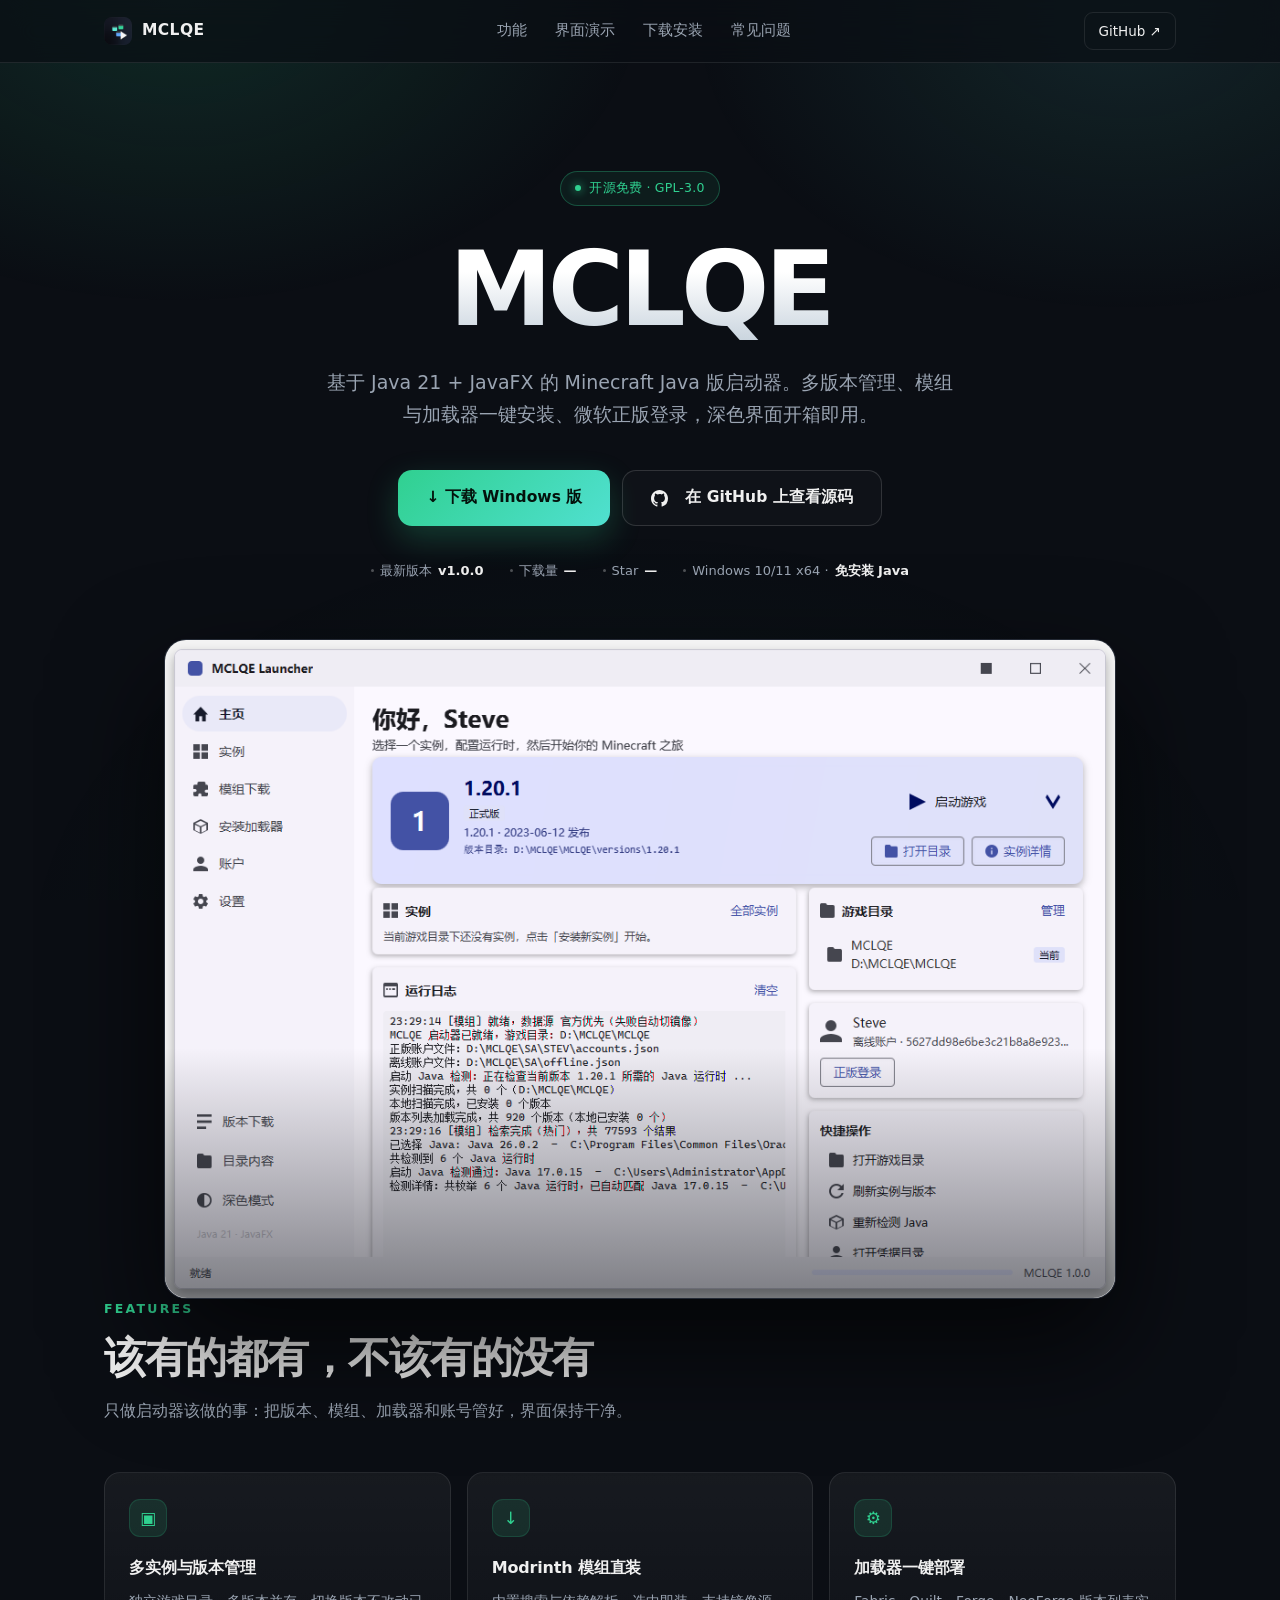
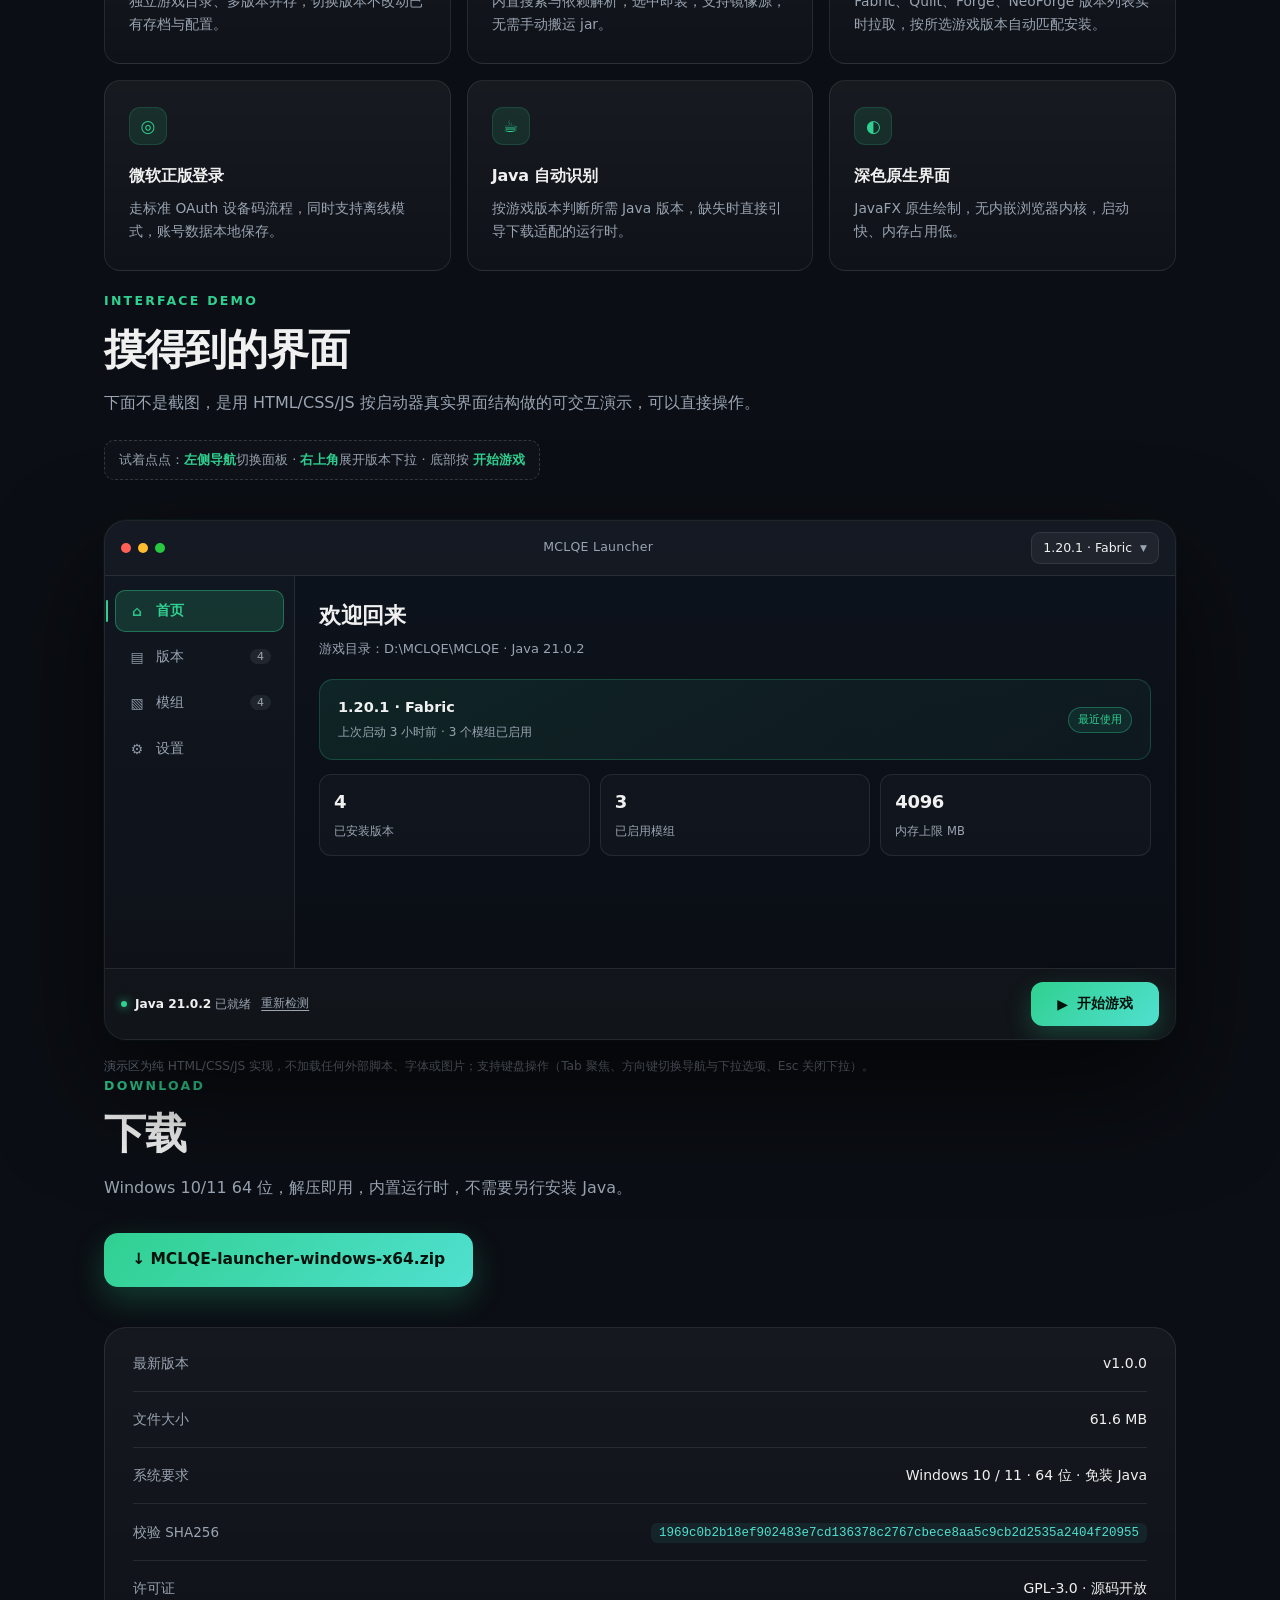
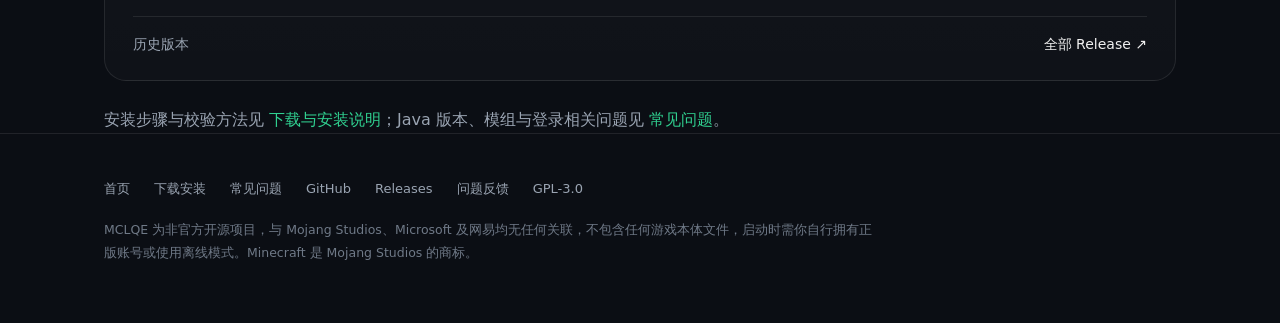
<file: docs/index.html>
<!DOCTYPE html>
<html lang="zh-CN">
<head>
<meta charset="UTF-8">
<meta name="viewport" content="width=device-width, initial-scale=1.0">
<title>MCLQE — Minecraft Java 版启动器</title>
<meta name="description" content="MCLQE 是一款基于 Java 21 + JavaFX 的开源 Minecraft Java 版启动器，支持多版本管理、Modrinth 模组一键安装、Fabric/Quilt/Forge/NeoForge 加载器安装、微软正版登录。">
<meta property="og:title" content="MCLQE — Minecraft Java 版启动器">
<meta property="og:description" content="开源、轻量、深色界面的 Minecraft 启动器">
<meta property="og:image" content="https://yezi-fak.github.io/MCLQE/screenshots/mclqe-home.png">
<meta property="og:type" content="website">
<meta property="og:url" content="https://yezi-fak.github.io/MCLQE/">
<meta name="keywords" content="MCLQE,MC启动器,Minecraft启动器,我的世界启动器,Java版启动器,第三方启动器,轻量启动器,开源启动器,JavaFX,Modrinth,微软正版登录">
<meta name="robots" content="index,follow">
<link rel="canonical" href="https://yezi-fak.github.io/MCLQE/">
<script type="application/ld+json">
{
  "@context": "https://schema.org",
  "@type": "SoftwareApplication",
  "name": "MCLQE",
  "alternateName": ["MCLQE 启动器", "MC 启动器"],
  "applicationCategory": "GameApplication",
  "operatingSystem": "Windows 10, Windows 11",
  "softwareVersion": "1.0.0",
  "url": "https://yezi-fak.github.io/MCLQE/",
  "downloadUrl": "https://github.com/yezi-fak/MCLQE/releases/latest",
  "codeRepository": "https://github.com/yezi-fak/MCLQE",
  "license": "https://www.gnu.org/licenses/gpl-3.0.html",
  "inLanguage": "zh-CN",
  "description": "MCLQE 是一款基于 Java 21 + JavaFX 的开源 Minecraft Java 版启动器，支持多版本管理、Modrinth 模组一键安装、Fabric/Quilt/Forge/NeoForge 加载器安装、微软正版登录。",
  "offers": {"@type": "Offer", "price": "0", "priceCurrency": "CNY"},
  "author": {"@type": "Person", "name": "yezi-fak"}
}
</script>
<link rel="icon" href="favicon.png" type="image/png">
<style>
:root{
  --bg:#0b0e14;
  --bg-2:#101020;
  --panel:rgba(255,255,255,.04);
  --panel-2:rgba(255,255,255,.06);
  --line:rgba(255,255,255,.09);
  --line-2:rgba(255,255,255,.14);
  --text:#f0f0f0;
  --muted:#9aa4b2;
  --green:#30d090;
  --cyan:#50e0d0;
  --r-lg:22px;
  --r-md:16px;
  --r-sm:11px;
  --ease:cubic-bezier(.22,.61,.36,1);
}
*{box-sizing:border-box;margin:0;padding:0}
html{scroll-behavior:smooth;scroll-padding-top:84px}
body{
  background:var(--bg);
  color:var(--text);
  font-family:-apple-system,BlinkMacSystemFont,"Segoe UI","Microsoft YaHei",system-ui,"Helvetica Neue",Arial,sans-serif;
  line-height:1.65;
  -webkit-font-smoothing:antialiased;
  text-rendering:optimizeLegibility;
  overflow-x:hidden;
}
a{color:inherit;text-decoration:none}
img{max-width:100%}
.wrap{max-width:1120px;margin:0 auto;padding:0 24px}
:focus-visible{outline:2px solid var(--green);outline-offset:3px;border-radius:6px}
.skip{position:absolute;left:-9999px;top:0}
.skip:focus{left:16px;top:12px;z-index:99;background:#0d1420;border:1px solid var(--line);padding:10px 16px;border-radius:10px}
/* 背景光晕 */
body::before{
  content:"";position:fixed;inset:0;z-index:-1;pointer-events:none;
  background:
    radial-gradient(760px 520px at 14% -2%, rgba(48,208,144,.15), transparent 62%),
    radial-gradient(680px 460px at 88% 2%, rgba(80,224,208,.11), transparent 64%),
    radial-gradient(900px 640px at 50% 108%, rgba(48,208,144,.06), transparent 70%);
}
/* 导航 */
header{position:sticky;top:0;z-index:50;backdrop-filter:blur(16px);-webkit-backdrop-filter:blur(16px);
  background:rgba(11,14,20,.72);border-bottom:1px solid var(--line)}
.nav{display:flex;align-items:center;justify-content:space-between;height:62px;gap:16px}
.brand{display:flex;align-items:center;gap:10px;font-weight:700;letter-spacing:.4px;font-size:15.5px}
.brand img{width:28px;height:28px;border-radius:8px}
.nav ul{display:flex;gap:28px;list-style:none;font-size:14.5px;color:var(--muted)}
.nav ul a{transition:color .2s}
.nav ul a:hover{color:var(--text)}
.nav .gh{border:1px solid var(--line);padding:7px 14px;border-radius:9px;font-size:13.5px;color:var(--text);transition:.2s;white-space:nowrap}
.nav .gh:hover{border-color:rgba(48,208,144,.6);color:var(--green)}
/* 首屏 */
.hero{padding:108px 0 0;text-align:center}
.pill{display:inline-flex;align-items:center;gap:8px;font-size:12.5px;color:var(--green);
  border:1px solid rgba(48,208,144,.3);background:rgba(48,208,144,.07);
  padding:6px 14px;border-radius:999px;margin-bottom:30px;letter-spacing:.2px}
.dot{width:6px;height:6px;border-radius:50%;background:var(--green);box-shadow:0 0 10px var(--green);flex:none}
h1{font-size:clamp(54px,9vw,104px);line-height:1.02;letter-spacing:-.045em;font-weight:800;
  background:linear-gradient(180deg,#ffffff 34%,#c9d4de 100%);
  -webkit-background-clip:text;background-clip:text;color:transparent}
.hero-sub{color:var(--muted);font-size:clamp(16px,1.6vw,19px);margin:24px auto 0;max-width:640px;line-height:1.7}
.actions{display:flex;gap:12px;justify-content:center;flex-wrap:wrap;margin-top:40px}
.btn{display:inline-flex;align-items:center;gap:9px;padding:14px 28px;border-radius:14px;font-weight:600;
  font-size:15.5px;transition:transform .22s var(--ease),box-shadow .22s,background .22s,border-color .22s;white-space:nowrap}
.btn-main{background:linear-gradient(135deg,var(--green),var(--cyan));color:#04120c;box-shadow:0 12px 32px rgba(48,208,144,.24)}
.btn-main:hover{transform:translateY(-2px);box-shadow:0 18px 44px rgba(48,208,144,.34)}
.btn-ghost{border:1px solid var(--line-2);color:var(--text);background:rgba(255,255,255,.02)}
.btn-ghost:hover{border-color:rgba(48,208,144,.55);color:var(--green)}
.meta{display:flex;gap:10px 26px;justify-content:center;flex-wrap:wrap;margin-top:34px;font-size:13px;color:var(--muted)}
.meta b{color:var(--text);font-weight:600}
.meta span{display:inline-flex;align-items:center;gap:6px}
.meta span::before{content:"";width:3px;height:3px;border-radius:50%;background:rgba(255,255,255,.28)}
/* 首屏产品截图 */
.hero-visual{padding:58px 24px 0;max-width:1000px;margin:0 auto}
.shot{position:relative;border:1px solid var(--line);border-radius:var(--r-lg);overflow:hidden;
  background:#0d1420;box-shadow:0 46px 110px rgba(0,0,0,.68),0 0 0 1px rgba(255,255,255,.03) inset;
  transform:translate3d(0,var(--py,0px),0);will-change:transform}
.shot img{display:block;width:100%;height:auto}
.shot::after{content:"";position:absolute;inset:0;pointer-events:none;border-radius:inherit;
  background:linear-gradient(180deg,rgba(11,14,20,0) 62%,rgba(11,14,20,.5) 100%)}
/* 段落 */
section{padding:96px 0}
.eyebrow{color:var(--green);font-size:12.5px;letter-spacing:.18em;text-transform:uppercase;margin-bottom:14px;font-weight:600}
h2{font-size:clamp(28px,3.4vw,42px);letter-spacing:-.03em;line-height:1.15;margin-bottom:16px;font-weight:700}
.lead{color:var(--muted);max-width:660px;font-size:16px}
/* 功能卡 */
.grid{display:grid;grid-template-columns:repeat(3,1fr);gap:16px;margin-top:48px}
.card{background:linear-gradient(180deg,rgba(255,255,255,.05),rgba(255,255,255,.02));
  border:1px solid var(--line);border-radius:var(--r-md);padding:26px 24px;transition:.3s var(--ease)}
.card:hover{border-color:rgba(48,208,144,.4);transform:translateY(-3px);background:linear-gradient(180deg,rgba(48,208,144,.07),rgba(255,255,255,.02))}
.card .ico{width:38px;height:38px;border-radius:11px;display:grid;place-items:center;
  background:rgba(48,208,144,.12);color:var(--green);font-size:17px;margin-bottom:18px;border:1px solid rgba(48,208,144,.16)}
.card h3{font-size:16px;margin-bottom:8px;font-weight:650;letter-spacing:-.01em}
.card p{color:var(--muted);font-size:13.8px;line-height:1.7}
/* ============ 启动器交互演示 ============ */
.demo{padding-top:20px}
.demo-head{display:flex;align-items:flex-end;justify-content:space-between;gap:24px;flex-wrap:wrap}
.demo-hint{font-size:13px;color:var(--muted);border:1px dashed rgba(255,255,255,.16);padding:8px 14px;border-radius:10px;background:rgba(255,255,255,.02)}
.demo-hint b{color:var(--green);font-weight:600}
.launcher{margin-top:40px;border:1px solid var(--line);border-radius:var(--r-lg);overflow:hidden;
  background:linear-gradient(180deg,#0d131d 0%,#0a0d13 100%);
  box-shadow:0 50px 110px rgba(0,0,0,.62),0 0 0 1px rgba(48,208,144,.05);
  position:relative;isolation:isolate}
.launcher:focus-within{border-color:rgba(48,208,144,.28)}
/* 标题栏 */
.l-bar{display:flex;align-items:center;gap:14px;padding:11px 16px;border-bottom:1px solid var(--line);
  background:rgba(255,255,255,.028)}
.l-dots{display:flex;gap:7px;flex:none}
.l-dots i{width:10px;height:10px;border-radius:50%;background:rgba(255,255,255,.16);display:block}
.l-dots i:nth-child(1){background:#ff5f57}.l-dots i:nth-child(2){background:#febc2e}.l-dots i:nth-child(3){background:#28c840}
.l-title{font-size:12.5px;color:var(--muted);letter-spacing:.02em;flex:1;text-align:center;white-space:nowrap;overflow:hidden;text-overflow:ellipsis}
/* 版本下拉 */
.dd{position:relative;flex:none;margin-left:auto}
.dd-btn{display:inline-flex;align-items:center;gap:8px;font-size:12.5px;font-family:inherit;color:var(--text);
  background:rgba(255,255,255,.05);border:1px solid var(--line);border-radius:9px;padding:7px 11px;cursor:pointer;
  transition:.2s;min-height:32px}
.dd-btn:hover{border-color:var(--line-2);background:rgba(255,255,255,.08)}
.dd-btn[aria-expanded="true"]{border-color:rgba(48,208,144,.5);color:var(--green)}
.dd-btn .caret{font-size:9px;color:var(--muted);transition:transform .22s var(--ease)}
.dd-btn[aria-expanded="true"] .caret{transform:rotate(180deg)}
.dd-list{position:absolute;right:0;top:calc(100% + 8px);width:264px;z-index:30;padding:6px;
  background:#111826;border:1px solid var(--line-2);border-radius:13px;
  box-shadow:0 24px 60px rgba(0,0,0,.66);opacity:0;transform:translateY(-6px) scale(.985);
  pointer-events:none;transition:.2s var(--ease);max-height:280px;overflow:auto}
.dd-list.is-open{opacity:1;transform:none;pointer-events:auto}
.dd-opt{display:flex;align-items:center;gap:10px;width:100%;text-align:left;font-family:inherit;
  background:none;border:0;color:var(--text);font-size:13px;padding:9px 10px;border-radius:8px;cursor:pointer}
.dd-opt:hover,.dd-opt:focus-visible{background:rgba(255,255,255,.06)}
.dd-opt[aria-selected="true"]{background:rgba(48,208,144,.12);color:var(--green)}
.dd-opt .tagx{margin-left:auto;font-size:11px;color:var(--muted);border:1px solid var(--line);padding:1px 7px;border-radius:999px}
.dd-opt[aria-selected="true"] .tagx{color:var(--green);border-color:rgba(48,208,144,.4)}
/* 主体 */
.l-body{display:grid;grid-template-columns:190px 1fr;min-height:392px}
.l-nav{display:flex;flex-direction:column;gap:4px;padding:14px 10px;border-right:1px solid var(--line);background:rgba(255,255,255,.015)}
.l-nav button{display:flex;align-items:center;gap:10px;width:100%;text-align:left;cursor:pointer;
  background:none;border:1px solid transparent;color:var(--muted);font-family:inherit;font-size:13.5px;
  padding:10px 12px;border-radius:10px;transition:.18s;min-height:42px;position:relative}
.l-nav button:hover{background:rgba(255,255,255,.045);color:var(--text)}
.l-nav button[aria-selected="true"]{background:rgba(48,208,144,.17);color:var(--green);border-color:rgba(48,208,144,.4);font-weight:600}
.l-nav button[aria-selected="true"]::before{content:"";position:absolute;left:-10px;top:9px;bottom:9px;width:2px;border-radius:2px;background:var(--green)}
.l-nav .ni{width:18px;text-align:center;font-size:14px;flex:none;opacity:.9}
.l-nav .nv{margin-left:auto;font-size:11px;color:var(--muted);background:rgba(255,255,255,.07);border-radius:999px;padding:1px 7px}
.l-nav button[aria-selected="true"] .nv{color:var(--green);background:rgba(48,208,144,.16)}
.l-panels{padding:22px 24px 24px;min-width:0}
.l-panel{display:none}
.l-panel.is-active{display:block;animation:panelIn .3s var(--ease) both}
@keyframes panelIn{from{opacity:0;transform:translateY(6px)}to{opacity:1;transform:none}}
.p-head{display:flex;align-items:center;justify-content:space-between;gap:12px;margin-bottom:16px;flex-wrap:wrap}
.p-head h3{font-size:15.5px;font-weight:650;letter-spacing:-.01em}
.p-head .p-sub{font-size:12px;color:var(--muted)}
/* 首页 */
.hello{font-size:22px;font-weight:700;letter-spacing:-.02em;margin-bottom:4px}
.hello-sub{color:var(--muted);font-size:13px;margin-bottom:20px}
.recent{border:1px solid rgba(48,208,144,.24);border-radius:14px;padding:16px 18px;
  background:linear-gradient(135deg,rgba(48,208,144,.1),rgba(80,224,208,.04));margin-bottom:14px;
  display:flex;align-items:center;justify-content:space-between;gap:14px;flex-wrap:wrap}
.recent .rn{font-size:14.5px;font-weight:650}
.recent .rd{font-size:12px;color:var(--muted);margin-top:3px}
.chip{font-size:11px;padding:3px 9px;border-radius:999px;border:1px solid rgba(48,208,144,.36);
  color:var(--green);background:rgba(48,208,144,.1);white-space:nowrap}
.stats{display:grid;grid-template-columns:repeat(3,1fr);gap:10px}
.stat{border:1px solid var(--line);border-radius:12px;padding:12px 14px;background:rgba(255,255,255,.025)}
.stat b{display:block;font-size:18px;font-weight:700;letter-spacing:-.02em}
.stat span{font-size:11.5px;color:var(--muted)}
/* 版本列表 */
.vlist{display:flex;flex-direction:column;gap:8px}
.vrow{display:grid;grid-template-columns:1fr auto;gap:4px 14px;align-items:center;
  border:1px solid var(--line);border-radius:12px;padding:12px 14px;background:rgba(255,255,255,.022);
  cursor:pointer;transition:.2s;text-align:left;font-family:inherit;color:var(--text);min-height:58px}
.vrow:hover{background:rgba(255,255,255,.05);border-color:var(--line-2)}
.vrow.is-sel{border-color:rgba(48,208,144,.55);background:rgba(48,208,144,.09)}
.vrow .vn{font-size:13.8px;font-weight:600;display:flex;align-items:center;gap:8px;flex-wrap:wrap}
.vrow .vp{font-size:11px;color:#6f7987;font-family:"Cascadia Code",Consolas,monospace;
  grid-column:1/2;white-space:nowrap;overflow:hidden;text-overflow:ellipsis}
.vrow .vls{grid-row:1/3;grid-column:2/3;font-size:11px;color:var(--muted);border:1px solid var(--line);
  padding:3px 9px;border-radius:999px;white-space:nowrap}
.vrow.is-sel .vls{color:var(--green);border-color:rgba(48,208,144,.4)}
/* 模组列表 */
.mrow{display:flex;align-items:center;gap:12px;border:1px solid var(--line);border-radius:12px;
  padding:11px 14px;margin-bottom:8px;background:rgba(255,255,255,.022)}
.mrow .mi{width:30px;height:30px;border-radius:9px;display:grid;place-items:center;font-size:12px;
  background:rgba(80,224,208,.1);color:var(--cyan);flex:none;border:1px solid rgba(80,224,208,.16)}
.mrow .mn{font-size:13.5px;font-weight:600;line-height:1.35}
.mrow .md{font-size:11.5px;color:var(--muted)}
.mrow .mx{margin-left:auto;flex:none}
.sw{width:40px;height:22px;border-radius:999px;background:rgba(255,255,255,.13);border:0;position:relative;
  cursor:pointer;transition:.22s;padding:0}
.sw::after{content:"";position:absolute;top:3px;left:3px;width:16px;height:16px;border-radius:50%;
  background:#fff;transition:.22s var(--ease);box-shadow:0 1px 3px rgba(0,0,0,.4)}
.sw[aria-checked="true"]{background:var(--green)}
.sw[aria-checked="true"]::after{transform:translateX(18px)}
/* 设置 */
.srow{display:flex;align-items:center;gap:14px;padding:12px 0;border-bottom:1px solid var(--line);flex-wrap:wrap}
.srow:last-child{border-bottom:0}
.srow .sk{font-size:13.2px;min-width:104px;color:var(--text)}
.srow .sv{font-size:12px;color:var(--muted);margin-left:auto;display:flex;align-items:center;gap:10px;flex-wrap:wrap}
.mono{font-family:"Cascadia Code",Consolas,monospace;font-size:11.8px;color:var(--cyan);
  background:rgba(80,224,208,.08);padding:3px 8px;border-radius:6px;word-break:break-all}
input[type="range"]{-webkit-appearance:none;appearance:none;width:150px;height:4px;border-radius:999px;
  background:linear-gradient(90deg,var(--green) 0%,var(--green) var(--p,50%),rgba(255,255,255,.14) var(--p,50%));
  outline-offset:6px;cursor:pointer}
input[type="range"]::-webkit-slider-thumb{-webkit-appearance:none;width:14px;height:14px;border-radius:50%;
  background:#fff;border:2px solid var(--green);box-shadow:0 2px 6px rgba(0,0,0,.5);cursor:pointer}
input[type="range"]::-moz-range-thumb{width:12px;height:12px;border-radius:50%;background:#fff;border:2px solid var(--green)}
/* 底部操作栏 */
.l-foot{display:flex;align-items:center;gap:16px;padding:13px 16px;border-top:1px solid var(--line);
  background:rgba(255,255,255,.028);flex-wrap:wrap}
.l-java{display:flex;align-items:center;gap:8px;font-size:12.2px;color:var(--muted);flex:none}
.l-java b{color:var(--text);font-weight:600}
.l-java .dot.detecting{background:#febc2e;box-shadow:0 0 10px #febc2e;animation:pulse 1s infinite}
@keyframes pulse{50%{opacity:.35}}
.l-link{background:none;border:0;color:var(--muted);font-family:inherit;font-size:11.5px;cursor:pointer;
  text-decoration:underline;text-underline-offset:3px;padding:4px 2px}
.l-link:hover{color:var(--green)}
.l-prog{position:relative;flex:1;min-width:120px;height:6px;border-radius:999px;
  background:rgba(255,255,255,.09);overflow:hidden;opacity:0;transition:opacity .3s}
.l-prog.is-active{opacity:1}
.l-prog span{display:block;height:100%;width:0;border-radius:999px;
  background:linear-gradient(90deg,var(--green),var(--cyan));transition:width .32s linear}
.l-status{font-size:11.8px;color:var(--muted);flex:1;min-width:0;white-space:nowrap;overflow:hidden;text-overflow:ellipsis;
  opacity:0;transition:opacity .3s}
.l-status.is-active{opacity:1}
.l-play{margin-left:auto;display:inline-flex;align-items:center;gap:9px;flex:none;
  background:linear-gradient(135deg,var(--green),var(--cyan));color:#04120c;border:0;font-family:inherit;
  font-weight:700;font-size:14px;padding:11px 26px;border-radius:12px;cursor:pointer;min-height:44px;
  transition:transform .2s var(--ease),box-shadow .2s,filter .2s;box-shadow:0 10px 26px rgba(48,208,144,.24)}
.l-play:hover:not(:disabled){transform:translateY(-1px);box-shadow:0 14px 34px rgba(48,208,144,.34)}
.l-play:disabled{cursor:progress;filter:saturate(.6) brightness(.92);box-shadow:none}
.l-play .spin{width:13px;height:13px;border-radius:50%;border:2px solid rgba(4,18,12,.28);
  border-top-color:#04120c;animation:spin .7s linear infinite;display:none}
.l-play.is-busy .spin{display:inline-block}
.l-play.is-busy .arrow{display:none}
@keyframes spin{to{transform:rotate(360deg)}}
/* 完成态提示 */
.l-toast{position:absolute;left:50%;bottom:76px;transform:translate(-50%,10px);z-index:20;
  display:flex;align-items:center;gap:10px;font-size:12.8px;color:var(--text);
  background:rgba(15,24,22,.96);border:1px solid rgba(48,208,144,.45);border-radius:12px;
  padding:10px 16px;box-shadow:0 18px 44px rgba(0,0,0,.6);opacity:0;pointer-events:none;
  transition:.34s var(--ease);white-space:nowrap;max-width:calc(100% - 32px)}
.l-toast.show{opacity:1;transform:translate(-50%,0)}
.l-toast .ok{color:var(--green);font-weight:700}
/* 脚注 */
.demo-note{margin-top:16px;font-size:12.2px;color:#6f7987}
/* 下载 */
.dl{background:linear-gradient(180deg,rgba(255,255,255,.045),rgba(255,255,255,.02));
  border:1px solid var(--line);border-radius:var(--r-lg);padding:8px 28px;margin-top:40px}
.dl-row{display:flex;align-items:center;justify-content:space-between;gap:22px;flex-wrap:wrap;
  padding:16px 0;border-bottom:1px solid var(--line)}
.dl-row:last-child{border-bottom:0}
.dl-row .k{color:var(--muted);font-size:13.5px;min-width:104px}
.dl-row .v{font-size:14px;word-break:break-all;text-align:right;flex:1}
code{font-family:"Cascadia Code",Consolas,monospace;font-size:12.5px;color:var(--cyan);
  background:rgba(80,224,208,.08);padding:3px 8px;border-radius:6px}
/* 页脚 */
footer{border-top:1px solid var(--line);padding:44px 0 60px;color:var(--muted);font-size:13px}
footer .fnav{display:flex;gap:24px;flex-wrap:wrap;margin-bottom:18px}
footer .fnav a:hover{color:var(--green)}
.disc{max-width:780px;font-size:12.5px;line-height:1.85;color:#6f7987}
/* 滚动揭示 */
.reveal{opacity:0;transform:translateY(18px);transition:opacity .8s var(--ease),transform .8s var(--ease)}
.reveal.in{opacity:1;transform:none}
/* 响应式 */
@media(max-width:860px){
  .grid{grid-template-columns:1fr 1fr}
.nav{gap:10px}
  .nav ul{display:flex;gap:15px;overflow-x:auto;flex:1;min-width:0;justify-content:flex-start;flex-shrink:1;max-width:100%;mask-image:linear-gradient(to right,#000 86%,transparent);-webkit-mask-image:linear-gradient(to right,#000 86%,transparent)font-size:13.2px;white-space:nowrap;-webkit-overflow-scrolling:touch;scrollbar-width:none}
  .nav ul::-webkit-scrollbar{display:none}
  .nav ul a[aria-current="page"]::after{display:none}
  .hero{padding-top:76px}
  section{padding:72px 0}
}
@media(max-width:768px){
  .wrap{padding:0 18px}
  .l-body{grid-template-columns:1fr}
  .l-nav{flex-direction:row;overflow-x:auto;border-right:0;border-bottom:1px solid var(--line);
    padding:10px;gap:6px;-webkit-overflow-scrolling:touch;scrollbar-width:none}
  .l-nav::-webkit-scrollbar{display:none}
  .l-nav button{width:auto;flex:1 1 0;min-width:0;justify-content:center;padding:9px 8px;font-size:12.8px;min-height:40px}
  .l-nav button[aria-selected="true"]::before{left:10px;right:10px;top:auto;bottom:2px;width:auto;height:2px}
  .l-nav .nv{display:none}
  .l-panels{padding:18px 16px 20px}
  .l-title{display:none}
  .l-foot{gap:10px;padding:12px 14px}
  .l-play{width:100%;justify-content:center;margin-left:0}
  .l-prog{order:3;flex-basis:100%}
  .l-status{order:4;flex-basis:100%;opacity:0;height:0;overflow:hidden}
  .l-status.is-active{opacity:1;height:auto}
  .dd-list{width:236px}
  .stats{grid-template-columns:1fr 1fr}
  .hero-visual{padding:40px 18px 0}
  .dl{padding:4px 18px}
  .dl-row .v{text-align:left}
  .l-toast{bottom:118px;font-size:12px;white-space:normal;text-align:center}
  input[type="range"]{width:120px}
}
@media(max-width:560px){
  .grid{grid-template-columns:1fr}
  .actions .btn{width:100%;justify-content:center}
  .demo-hint{width:100%;font-size:12.4px}
  .vrow{grid-template-columns:1fr}
  .vrow .vls{grid-row:auto;grid-column:1/2;justify-self:start}
  .vrow .vp{max-width:100%}
}
@media(max-width:420px){
  .l-nav{gap:4px;padding:9px 8px}
  .l-nav button{font-size:11.6px;gap:5px;padding:9px 3px;letter-spacing:-.2px}
  .l-nav .ni{width:14px;font-size:12px}
  .l-nav button[aria-selected="true"]::before{left:6px;right:6px}
}
@media(hover:none){
  .l-nav button{min-height:44px}
  .dd-btn{min-height:38px;padding:8px 12px}
  .vrow{min-height:64px}
  .sw{width:44px;height:24px}
  .sw::after{width:18px;height:18px}
  .sw[aria-checked="true"]::after{transform:translateX(20px)}
}
@media(prefers-reduced-motion:reduce){
  html{scroll-behavior:auto}
  *,*::before,*::after{animation-duration:.001ms!important;transition-duration:.001ms!important}
  .reveal{opacity:1;transform:none}
  .shot{transform:none!important}
}
</style>
</head>
<body>
<a class="skip" href="#main">跳到主要内容</a>

<header>
  <div class="wrap nav">
    <div class="brand"><img src="favicon.png" alt="MCLQE">MCLQE</div>
    <ul>
      <li><a href="#features">功能</a></li>
      <li><a href="#demo">界面演示</a></li>
      <li><a href="download.html">下载安装</a></li>
      <li><a href="faq.html">常见问题</a></li>
    </ul>
    <a class="gh" href="https://github.com/yezi-fak/MCLQE" target="_blank" rel="noopener">GitHub ↗</a>
  </div>
</header>

<main id="main">
  <section class="hero">
    <div class="wrap">
      <div class="pill"><span class="dot"></span>开源免费 · GPL-3.0</div>
      <h1>MCLQE</h1>
      <p class="hero-sub">基于 Java 21 + JavaFX 的 Minecraft Java 版启动器。多版本管理、模组与加载器一键安装、微软正版登录，深色界面开箱即用。</p>
      <div class="actions">
        <a class="btn btn-main" href="https://github.com/yezi-fak/MCLQE/releases/latest/download/MCLQE-launcher-windows-x64.zip">↓ 下载 Windows 版</a>
        <a class="btn btn-ghost" href="https://github.com/yezi-fak/MCLQE" target="_blank" rel="noopener"><svg width="17" height="17" viewBox="0 0 16 16" fill="currentColor" aria-hidden="true" style="margin-right:8px;vertical-align:-3px"><path d="M8 0C3.58 0 0 3.58 0 8c0 3.54 2.29 6.53 5.47 7.59.4.07.55-.17.55-.38 0-.19-.01-.82-.01-1.49-2.01.37-2.53-.49-2.69-.94-.09-.23-.48-.94-.82-1.13-.28-.15-.68-.52-.01-.53.63-.01 1.08.58 1.23.82.72 1.21 1.87.87 2.33.66.07-.52.28-.87.51-1.07-1.78-.2-3.64-.89-3.64-3.95 0-.87.31-1.59.82-2.15-.08-.2-.36-1.02.08-2.12 0 0 .67-.21 2.2.82a7.4 7.4 0 0 1 2-.27c.68 0 1.36.09 2 .27 1.53-1.04 2.2-.82 2.2-.82.44 1.1.16 1.92.08 2.12.51.56.82 1.27.82 2.15 0 3.07-1.87 3.75-3.65 3.95.29.25.54.73.54 1.48 0 1.07-.01 1.93-.01 2.2 0 .21.15.46.55.38A8 8 0 0 0 16 8c0-4.42-3.58-8-8-8z"/></svg>在 GitHub 上查看源码</a>
      </div>
      <div class="meta">
        <span>最新版本 <b id="ver">v1.0.0</b></span>
        <span>下载量 <b id="dlcount">—</b></span>
        <span>Star <b id="stars">—</b></span>
        <span>Windows 10/11 x64 · <b>免安装 Java</b></span>
      </div>
    </div>
    <div class="hero-visual">
      <div class="shot" id="heroShot">
        <img src="screenshots/mclqe-home.png" alt="MCLQE 启动器主界面截图" width="1040" height="720">
      </div>
    </div>
  </section>

  <section id="features" class="wrap">
    <div class="reveal">
      <div class="eyebrow">Features</div>
      <h2>该有的都有，不该有的没有</h2>
      <p class="lead">只做启动器该做的事：把版本、模组、加载器和账号管好，界面保持干净。</p>
    </div>
    <div class="grid">
      <div class="card reveal">
        <div class="ico">▣</div>
        <h3>多实例与版本管理</h3>
        <p>独立游戏目录、多版本并存，切换版本不改动已有存档与配置。</p>
      </div>
      <div class="card reveal">
        <div class="ico">↓</div>
        <h3>Modrinth 模组直装</h3>
        <p>内置搜索与依赖解析，选中即装，支持镜像源，无需手动搬运 jar。</p>
      </div>
      <div class="card reveal">
        <div class="ico">⚙</div>
        <h3>加载器一键部署</h3>
        <p>Fabric、Quilt、Forge、NeoForge 版本列表实时拉取，按所选游戏版本自动匹配安装。</p>
      </div>
      <div class="card reveal">
        <div class="ico">◎</div>
        <h3>微软正版登录</h3>
        <p>走标准 OAuth 设备码流程，同时支持离线模式，账号数据本地保存。</p>
      </div>
      <div class="card reveal">
        <div class="ico">☕</div>
        <h3>Java 自动识别</h3>
        <p>按游戏版本判断所需 Java 版本，缺失时直接引导下载适配的运行时。</p>
      </div>
      <div class="card reveal">
        <div class="ico">◐</div>
        <h3>深色原生界面</h3>
        <p>JavaFX 原生绘制，无内嵌浏览器内核，启动快、内存占用低。</p>
      </div>
    </div>
  </section>

  <section id="demo" class="wrap demo">
    <div class="demo-head reveal">
      <div>
        <div class="eyebrow">Interface Demo</div>
        <h2>摸得到的界面</h2>
        <p class="lead">下面不是截图，是用 HTML/CSS/JS 按启动器真实界面结构做的可交互演示，可以直接操作。</p>
      </div>
      <p class="demo-hint">试着点点：<b>左侧导航</b>切换面板 · <b>右上角</b>展开版本下拉 · 底部按 <b>开始游戏</b></p>
    </div>

    <div class="launcher reveal" id="launcher" aria-label="MCLQE 启动器交互演示">
      <div class="l-bar">
        <div class="l-dots" aria-hidden="true"><i></i><i></i><i></i></div>
        <div class="l-title">MCLQE Launcher</div>
        <div class="dd">
          <button class="dd-btn" id="ddBtn" type="button" aria-haspopup="listbox" aria-expanded="false" aria-controls="ddList" aria-label="选择游戏版本，当前 1.20.1 Fabric">
            <span id="ddLabel">1.20.1 · Fabric</span><span class="caret" aria-hidden="true">▼</span>
          </button>
          <div class="dd-list" id="ddList" role="listbox" aria-label="版本列表" tabindex="-1">
            <button class="dd-opt" type="button" role="option" aria-selected="true" data-v="1.20.1 · Fabric" data-key="1.20.1-fabric">1.20.1 <span class="tagx">Fabric</span></button>
            <button class="dd-opt" type="button" role="option" aria-selected="false" data-v="1.20.1 · 原版" data-key="1.20.1-vanilla">1.20.1 <span class="tagx">原版</span></button>
            <button class="dd-opt" type="button" role="option" aria-selected="false" data-v="1.19.4 · Forge" data-key="1.19.4-forge">1.19.4 <span class="tagx">Forge</span></button>
            <button class="dd-opt" type="button" role="option" aria-selected="false" data-v="1.21 · NeoForge" data-key="1.21-neoforge">1.21 <span class="tagx">NeoForge</span></button>
          </div>
        </div>
      </div>

      <div class="l-body">
        <nav class="l-nav" role="tablist" aria-label="启动器导航" aria-orientation="vertical">
          <button class="l-tab" id="tab-home" type="button" role="tab" aria-selected="true" aria-controls="panel-home" tabindex="0"><span class="ni" aria-hidden="true">⌂</span>首页</button>
          <button class="l-tab" id="tab-vers" type="button" role="tab" aria-selected="false" aria-controls="panel-vers" tabindex="-1"><span class="ni" aria-hidden="true">▤</span>版本<span class="nv">4</span></button>
          <button class="l-tab" id="tab-mods" type="button" role="tab" aria-selected="false" aria-controls="panel-mods" tabindex="-1"><span class="ni" aria-hidden="true">▧</span>模组<span class="nv" id="modCount">4</span></button>
          <button class="l-tab" id="tab-set" type="button" role="tab" aria-selected="false" aria-controls="panel-set" tabindex="-1"><span class="ni" aria-hidden="true">⚙</span>设置</button>
        </nav>

        <div class="l-panels">
          <div class="l-panel is-active" id="panel-home" role="tabpanel" aria-labelledby="tab-home" tabindex="0">
            <div class="hello">欢迎回来</div>
            <p class="hello-sub">游戏目录：D:\MCLQE\MCLQE · Java 21.0.2</p>
            <div class="recent">
              <div>
                <div class="rn" id="recentName">1.20.1 · Fabric</div>
                <div class="rd">上次启动 3 小时前 · <span id="recentMods">3 个模组已启用</span></div>
              </div>
              <span class="chip">最近使用</span>
            </div>
            <div class="stats">
              <div class="stat"><b>4</b><span>已安装版本</span></div>
              <div class="stat"><b id="statMods">3</b><span>已启用模组</span></div>
              <div class="stat"><b id="statMem">4096</b><span>内存上限 MB</span></div>
            </div>
          </div>

          <div class="l-panel" id="panel-vers" role="tabpanel" aria-labelledby="tab-vers" tabindex="0">
            <div class="p-head">
              <h3>版本列表</h3>
              <span class="p-sub">点击一行即可选为启动目标</span>
            </div>
            <div class="vlist" id="vlist" role="radiogroup" aria-label="选择启动版本">
              <button class="vrow is-sel" type="button" role="radio" aria-checked="true" data-key="1.20.1-fabric" data-v="1.20.1 · Fabric">
                <span class="vn">1.20.1 <span class="chip">Fabric 0.15.11</span></span>
                <span class="vls">已选中</span>
                <span class="vp">versions\1.20.1-fabric</span>
              </button>
              <button class="vrow" type="button" role="radio" aria-checked="false" data-key="1.20.1-vanilla" data-v="1.20.1 · 原版">
                <span class="vn">1.20.1 <span class="chip" style="color:var(--muted);border-color:var(--line);background:rgba(255,255,255,.05)">原版</span></span>
                <span class="vls">已安装</span>
                <span class="vp">versions\1.20.1</span>
              </button>
              <button class="vrow" type="button" role="radio" aria-checked="false" data-key="1.19.4-forge" data-v="1.19.4 · Forge">
                <span class="vn">1.19.4 <span class="chip" style="color:var(--muted);border-color:var(--line);background:rgba(255,255,255,.05)">Forge 45.1.0</span></span>
                <span class="vls">已安装</span>
                <span class="vp">versions\1.19.4-forge</span>
              </button>
              <button class="vrow" type="button" role="radio" aria-checked="false" data-key="1.21-neoforge" data-v="1.21 · NeoForge">
                <span class="vn">1.21 <span class="chip" style="color:var(--muted);border-color:var(--line);background:rgba(255,255,255,.05)">NeoForge 21.0.143</span></span>
                <span class="vls">已安装</span>
                <span class="vp">versions\1.21-neoforge</span>
              </button>
            </div>
          </div>

          <div class="l-panel" id="panel-mods" role="tabpanel" aria-labelledby="tab-mods" tabindex="0">
            <div class="p-head">
              <h3>已安装模组</h3>
              <span class="p-sub">来源 Modrinth · 开关即时生效</span>
            </div>
            <div class="mrow">
              <div class="mi" aria-hidden="true">Na</div>
              <div><div class="mn">Sodium</div><div class="md">0.5.8 · 渲染优化</div></div>
              <div class="mx"><button class="sw" type="button" role="switch" aria-checked="true" aria-label="启用 Sodium"></button></div>
            </div>
            <div class="mrow">
              <div class="mi" aria-hidden="true">Ir</div>
              <div><div class="mn">Iris Shaders</div><div class="md">1.7.0 · 光影支持</div></div>
              <div class="mx"><button class="sw" type="button" role="switch" aria-checked="true" aria-label="启用 Iris Shaders"></button></div>
            </div>
            <div class="mrow">
              <div class="mi" aria-hidden="true">Li</div>
              <div><div class="mn">Lithium</div><div class="md">0.12.1 · 性能优化</div></div>
              <div class="mx"><button class="sw" type="button" role="switch" aria-checked="true" aria-label="启用 Lithium"></button></div>
            </div>
            <div class="mrow">
              <div class="mi" aria-hidden="true">Xa</div>
              <div><div class="mn">Xaero's Minimap</div><div class="md">24.1.0 · 小地图</div></div>
              <div class="mx"><button class="sw" type="button" role="switch" aria-checked="false" aria-label="启用 Xaero's Minimap"></button></div>
            </div>
          </div>

          <div class="l-panel" id="panel-set" role="tabpanel" aria-labelledby="tab-set" tabindex="0">
            <div class="p-head"><h3>设置</h3><span class="p-sub">改动即时保存于本地</span></div>
            <div class="srow">
              <span class="sk">游戏目录</span>
              <span class="sv"><span class="mono">D:\MCLQE\MCLQE</span></span>
            </div>
            <div class="srow">
              <span class="sk">内存上限</span>
              <span class="sv">
                <input type="range" id="memRange" min="1024" max="8192" step="512" value="4096" aria-label="内存上限（MB）">
                <span id="memVal" class="mono">4096 MB</span>
              </span>
            </div>
            <div class="srow">
              <span class="sk">深色主题</span>
              <span class="sv"><span style="font-size:12px;color:var(--green)">已启用</span>
                <button class="sw" type="button" role="switch" aria-checked="true" aria-label="深色主题"></button></span>
            </div>
            <div class="srow">
              <span class="sk">启动前检测 Java</span>
              <span class="sv">
                <button class="sw" type="button" role="switch" aria-checked="true" aria-label="启动前检测 Java"></button></span>
            </div>
          </div>
        </div>
      </div>

      <div class="l-foot">
        <div class="l-java">
          <span class="dot" id="javaDot"></span>
          <span><b>Java 21.0.2</b> <span id="javaText">已就绪</span></span>
          <button class="l-link" id="javaBtn" type="button">重新检测</button>
        </div>
        <div class="l-prog" id="prog" role="progressbar" aria-label="启动进度" aria-valuemin="0" aria-valuemax="100" aria-valuenow="0"><span id="progFill"></span></div>
        <p class="l-status" id="lStatus" aria-live="polite"></p>
        <button class="l-play" id="playBtn" type="button">
          <span class="spin" aria-hidden="true"></span>
          <span class="arrow" aria-hidden="true">▶</span>
          <span id="playLabel">开始游戏</span>
        </button>
      </div>
      <div class="l-toast" id="toast" role="status"><span class="ok">✓</span><span id="toastText">Minecraft 已启动</span></div>
    </div>
    <p class="demo-note">演示区为纯 HTML/CSS/JS 实现，不加载任何外部脚本、字体或图片；支持键盘操作（Tab 聚焦、方向键切换导航与下拉选项、Esc 关闭下拉）。</p>
  </section>

  <section id="download" class="wrap">
    <div class="reveal">
      <div class="eyebrow">Download</div>
      <h2>下载</h2>
      <p class="lead">Windows 10/11 64 位，解压即用，内置运行时，不需要另行安装 Java。</p>
    </div>
    <div class="actions" style="justify-content:flex-start;margin-top:32px">
      <a class="btn btn-main" href="https://github.com/yezi-fak/MCLQE/releases/latest/download/MCLQE-launcher-windows-x64.zip">↓ MCLQE-launcher-windows-x64.zip</a>
    </div>
    <div class="dl reveal">
      <div class="dl-row"><span class="k">最新版本</span><span class="v" id="ver2">v1.0.0</span></div>
      <div class="dl-row"><span class="k">文件大小</span><span class="v">61.6 MB</span></div>
      <div class="dl-row"><span class="k">系统要求</span><span class="v">Windows 10 / 11 · 64 位 · 免装 Java</span></div>
      <div class="dl-row"><span class="k">校验 SHA256</span><span class="v"><code>1969c0b2b18ef902483e7cd136378c2767cbece8aa5c9cb2d2535a2404f20955</code></span></div>
      <div class="dl-row"><span class="k">许可证</span><span class="v">GPL-3.0 · 源码开放</span></div>
      <div class="dl-row"><span class="k">历史版本</span><span class="v"><a href="https://github.com/yezi-fak/MCLQE/releases" target="_blank" rel="noopener">全部 Release ↗</a></span></div>
    </div>
    <p class="lead" style="margin-top:26px">安装步骤与校验方法见 <a href="download.html" style="color:var(--green)">下载与安装说明</a>；Java 版本、模组与登录相关问题见 <a href="faq.html" style="color:var(--green)">常见问题</a>。</p>
  </section>
</main>

<footer>
  <div class="wrap">
    <div class="fnav">
      <a href="index.html">首页</a>
      <a href="download.html">下载安装</a>
      <a href="faq.html">常见问题</a>
      <a href="https://github.com/yezi-fak/MCLQE" target="_blank" rel="noopener">GitHub</a>
      <a href="https://github.com/yezi-fak/MCLQE/releases" target="_blank" rel="noopener">Releases</a>
      <a href="https://github.com/yezi-fak/MCLQE/issues" target="_blank" rel="noopener">问题反馈</a>
      <a href="https://github.com/yezi-fak/MCLQE/blob/main/LICENSE" target="_blank" rel="noopener">GPL-3.0</a>
    </div>
    <p class="disc">MCLQE 为非官方开源项目，与 Mojang Studios、Microsoft 及网易均无任何关联，不包含任何游戏本体文件，启动时需你自行拥有正版账号或使用离线模式。Minecraft 是 Mojang Studios 的商标。</p>
  </div>
</footer>

<script>
(function(){
  "use strict";
  var reduced = window.matchMedia && window.matchMedia("(prefers-reduced-motion: reduce)").matches;

  /* ---------- 滚动揭示 ---------- */
  var revealEls = [].slice.call(document.querySelectorAll(".reveal"));
  if(!("IntersectionObserver" in window) || reduced){
    revealEls.forEach(function(el){ el.classList.add("in"); });
  }else{
    var io = new IntersectionObserver(function(entries){
      entries.forEach(function(en){
        if(en.isIntersecting){ en.target.classList.add("in"); io.unobserve(en.target); }
      });
    }, {threshold:0.12, rootMargin:"0px 0px -6% 0px"});
    revealEls.forEach(function(el, i){
      el.style.transitionDelay = (Math.min(i % 3, 2) * 70) + "ms";
      io.observe(el);
    });
  }

  /* ---------- 首屏截图轻微视差 ---------- */
  var shot = document.getElementById("heroShot");
  if(shot && !reduced){
    var ticking = false;
    var onScroll = function(){
      if(ticking) return;
      ticking = true;
      window.requestAnimationFrame(function(){
        var y = window.pageYOffset || document.documentElement.scrollTop;
        if(y < 1400){
          shot.style.setProperty("--py", (Math.min(y, 700) * 0.055).toFixed(1) + "px");
        }
        ticking = false;
      });
    };
    window.addEventListener("scroll", onScroll, {passive:true});
    onScroll();
  }

  /* ---------- 标签面板切换 ---------- */
  var tabs = [].slice.call(document.querySelectorAll(".l-tab"));
  var panels = [].slice.call(document.querySelectorAll(".l-panel"));
  function selectTab(idx, focus){
    tabs.forEach(function(t, i){
      var on = i === idx;
      t.setAttribute("aria-selected", on ? "true" : "false");
      t.tabIndex = on ? 0 : -1;
      panels[i].classList.toggle("is-active", on);
    });
    if(focus) tabs[idx].focus();
  }
  tabs.forEach(function(t, i){
    t.addEventListener("click", function(){ selectTab(i, false); });
    t.addEventListener("keydown", function(e){
      var k = e.key, next = -1;
      if(k === "ArrowDown" || k === "ArrowRight") next = (i + 1) % tabs.length;
      else if(k === "ArrowUp" || k === "ArrowLeft") next = (i - 1 + tabs.length) % tabs.length;
      else if(k === "Home") next = 0;
      else if(k === "End") next = tabs.length - 1;
      if(next > -1){ e.preventDefault(); selectTab(next, true); }
    });
  });

  /* ---------- 版本下拉 ---------- */
  var ddBtn = document.getElementById("ddBtn");
  var ddList = document.getElementById("ddList");
  var ddLabel = document.getElementById("ddLabel");
  var ddOpts = [].slice.call(ddList.querySelectorAll('[role="option"]'));

  function openDD(focusFirst){
    ddList.classList.add("is-open");
    ddBtn.setAttribute("aria-expanded", "true");
    if(focusFirst){
      var sel = ddOpts.filter(function(o){ return o.getAttribute("aria-selected") === "true"; })[0] || ddOpts[0];
      sel.focus();
    }
  }
  function closeDD(returnFocus){
    ddList.classList.remove("is-open");
    ddBtn.setAttribute("aria-expanded", "false");
    if(returnFocus) ddBtn.focus();
  }
  ddBtn.addEventListener("click", function(e){
    e.stopPropagation();
    if(ddList.classList.contains("is-open")) closeDD(false);
    else openDD(false);
  });
  ddBtn.addEventListener("keydown", function(e){
    if(e.key === "ArrowDown" || e.key === "ArrowUp"){ e.preventDefault(); openDD(true); }
  });
  ddOpts.forEach(function(opt, i){
    opt.addEventListener("click", function(e){
      e.stopPropagation();
      chooseVersion(opt.getAttribute("data-key"), opt.getAttribute("data-v"));
      closeDD(true);
    });
    opt.addEventListener("keydown", function(e){
      var k = e.key;
      if(k === "ArrowDown"){ e.preventDefault(); ddOpts[(i + 1) % ddOpts.length].focus(); }
      else if(k === "ArrowUp"){ e.preventDefault(); ddOpts[(i - 1 + ddOpts.length) % ddOpts.length].focus(); }
      else if(k === "Home"){ e.preventDefault(); ddOpts[0].focus(); }
      else if(k === "End"){ e.preventDefault(); ddOpts[ddOpts.length - 1].focus(); }
      else if(k === "Escape"){ e.preventDefault(); closeDD(true); }
      else if(k === "Tab"){ closeDD(false); }
    });
  });
  document.addEventListener("click", function(e){
    if(!ddList.contains(e.target) && e.target !== ddBtn && !ddBtn.contains(e.target)) closeDD(false);
  });
  document.addEventListener("keydown", function(e){
    if(e.key === "Escape" && ddList.classList.contains("is-open")) closeDD(true);
  });

  /* ---------- 版本选择（下拉与列表联动） ---------- */
  var vrows = [].slice.call(document.querySelectorAll(".vrow"));
  var currentVersion = "1.20.1 · Fabric";
  function chooseVersion(key, label){
    currentVersion = label;
    ddLabel.textContent = label;
    ddBtn.setAttribute("aria-label", "选择游戏版本，当前 " + label);
    ddOpts.forEach(function(o){ o.setAttribute("aria-selected", o.getAttribute("data-key") === key ? "true" : "false"); });
    vrows.forEach(function(r){
      var on = r.getAttribute("data-key") === key;
      r.classList.toggle("is-sel", on);
      r.setAttribute("aria-checked", on ? "true" : "false");
      var tag = r.querySelector(".vls");
      if(tag) tag.textContent = on ? "已选中" : "已安装";
    });
    var recent = document.getElementById("recentName");
    if(recent) recent.textContent = label;
  }
  vrows.forEach(function(row){
    row.addEventListener("click", function(){
      chooseVersion(row.getAttribute("data-key"), row.getAttribute("data-v"));
    });
    row.addEventListener("keydown", function(e){
      if(e.key === " " || e.key === "Enter"){ e.preventDefault(); row.click(); }
    });
  });

  /* ---------- 模组开关 ---------- */
  var modSwitches = [].slice.call(document.querySelectorAll('.mrow .sw'));
  function refreshModCount(){
    var on = modSwitches.filter(function(s){ return s.getAttribute("aria-checked") === "true"; }).length;
    document.getElementById("statMods").textContent = on;
    document.getElementById("recentMods").textContent = on + " 个模组已启用";
  }
  modSwitches.forEach(function(sw){
    sw.addEventListener("click", function(){
      sw.setAttribute("aria-checked", sw.getAttribute("aria-checked") === "true" ? "false" : "true");
      refreshModCount();
    });
  });
  [].slice.call(document.querySelectorAll('.srow .sw')).forEach(function(sw){
    sw.addEventListener("click", function(){
      sw.setAttribute("aria-checked", sw.getAttribute("aria-checked") === "true" ? "false" : "true");
    });
  });

  /* ---------- 内存滑块 ---------- */
  var memRange = document.getElementById("memRange");
  if(memRange){
    var syncMem = function(){
      var v = parseInt(memRange.value, 10);
      document.getElementById("memVal").textContent = v + " MB";
      document.getElementById("statMem").textContent = v;
      memRange.style.setProperty("--p", ((v - 1024) / (8192 - 1024) * 100) + "%");
    };
    memRange.addEventListener("input", syncMem);
    syncMem();
  }

  /* ---------- Java 重新检测 ---------- */
  var javaDot = document.getElementById("javaDot");
  var javaText = document.getElementById("javaText");
  var javaBtn = document.getElementById("javaBtn");
  javaBtn.addEventListener("click", function(){
    javaDot.classList.add("detecting");
    javaText.textContent = "检测中…";
    javaBtn.disabled = true;
    setTimeout(function(){
      javaDot.classList.remove("detecting");
      javaText.textContent = "已就绪";
      javaBtn.disabled = false;
    }, 1100);
  });

  /* ---------- 开始游戏：进度推进 → 完成态 ---------- */
  var playBtn = document.getElementById("playBtn");
  var playLabel = document.getElementById("playLabel");
  var prog = document.getElementById("prog");
  var fill = document.getElementById("progFill");
  var status = document.getElementById("lStatus");
  var toast = document.getElementById("toast");
  var toastText = document.getElementById("toastText");
  var timers = [];
  function clearTimers(){ timers.forEach(clearTimeout); timers = []; }
  var busy = false;
  var stopped = true;

  var STAGES = [
    {p:22, t:"正在检查 Java 运行时…"},
    {p:46, t:"校验游戏资源文件…"},
    {p:70, t:"加载模组…"},
    {p:90, t:"准备 JVM 启动参数…"},
    {p:100, t:"启动完成"}
  ];

  function setProgress(pct, text){
    prog.setAttribute("aria-valuenow", pct);
    fill.style.width = pct + "%";
    if(text){ status.textContent = text; }
  }

  playBtn.addEventListener("click", function(){
    if(busy) return;
    busy = true;
    stopped = false;
    clearTimers();
    toast.classList.remove("show");
    playBtn.disabled = true;
    playBtn.classList.add("is-busy");
    playLabel.textContent = "启动中";
    prog.classList.add("is-active");
    status.classList.add("is-active");
    setProgress(0, "正在准备启动 " + currentVersion + "…");

    STAGES.forEach(function(st, i){
      timers.push(setTimeout(function(){
        setProgress(st.p, st.t);
        if(st.p === 100){
          finishLaunch();
        }
      }, 620 * (i + 1)));
    });
  });

  function finishLaunch(){
    busy = false;
    stopped = true;
    playBtn.disabled = false;
    playBtn.classList.remove("is-busy");
    playLabel.textContent = "再次启动";
    status.textContent = "Minecraft " + currentVersion + " 已启动";
    toastText.textContent = "Minecraft " + currentVersion + " 已启动 · 耗时 3.1s";
    toast.classList.add("show");
    timers.push(setTimeout(function(){ toast.classList.remove("show"); }, 4200));
    timers.push(setTimeout(function(){
      prog.classList.remove("is-active");
      status.classList.remove("is-active");
      setProgress(0, "");
      playLabel.textContent = "开始游戏";
    }, 5200));
  }
})();
</script>

<script>
(function(){
  var REPO="yezi-fak/MCLQE";
  function setText(id,v){ var el=document.getElementById(id); if(el) el.textContent=v; }
  if(!window.fetch) return;
  fetch("https://api.github.com/repos/"+REPO+"/releases/latest")
    .then(function(r){return r.ok?r.json():null})
    .then(function(d){
      if(!d) return;
      if(d.tag_name){ setText("ver",d.tag_name); setText("ver2",d.tag_name); }
      var n=0;
      (d.assets||[]).forEach(function(a){ n += a.download_count||0; });
      setText("dlcount",n);
    }).catch(function(){});
  fetch("https://api.github.com/repos/"+REPO)
    .then(function(r){return r.ok?r.json():null})
    .then(function(d){
      if(!d) return;
      var dl=document.getElementById("dlcount");
      if(dl && dl.textContent==="—") setText("dlcount", d.download_count||0);
      setText("stars", d.stargazers_count||0);
    }).catch(function(){});
})();
</script>
</body>
</html>
</file>
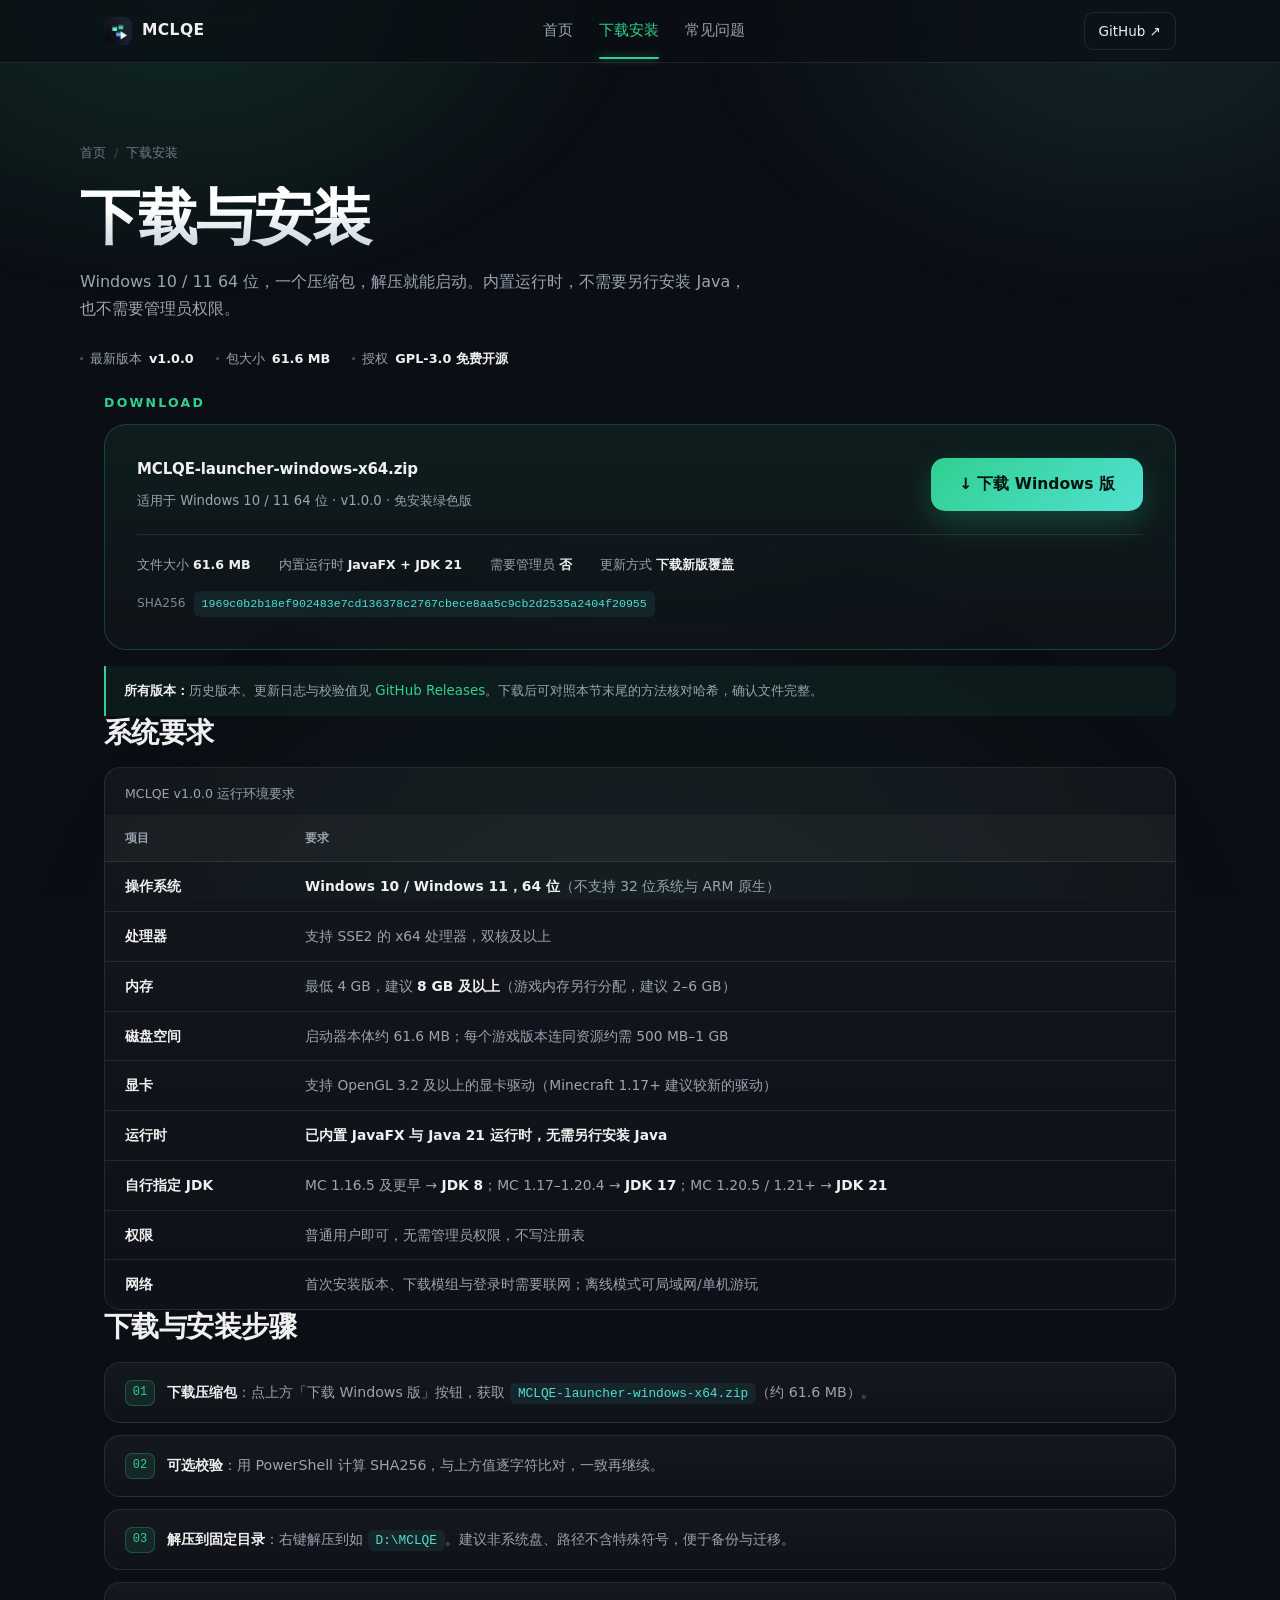
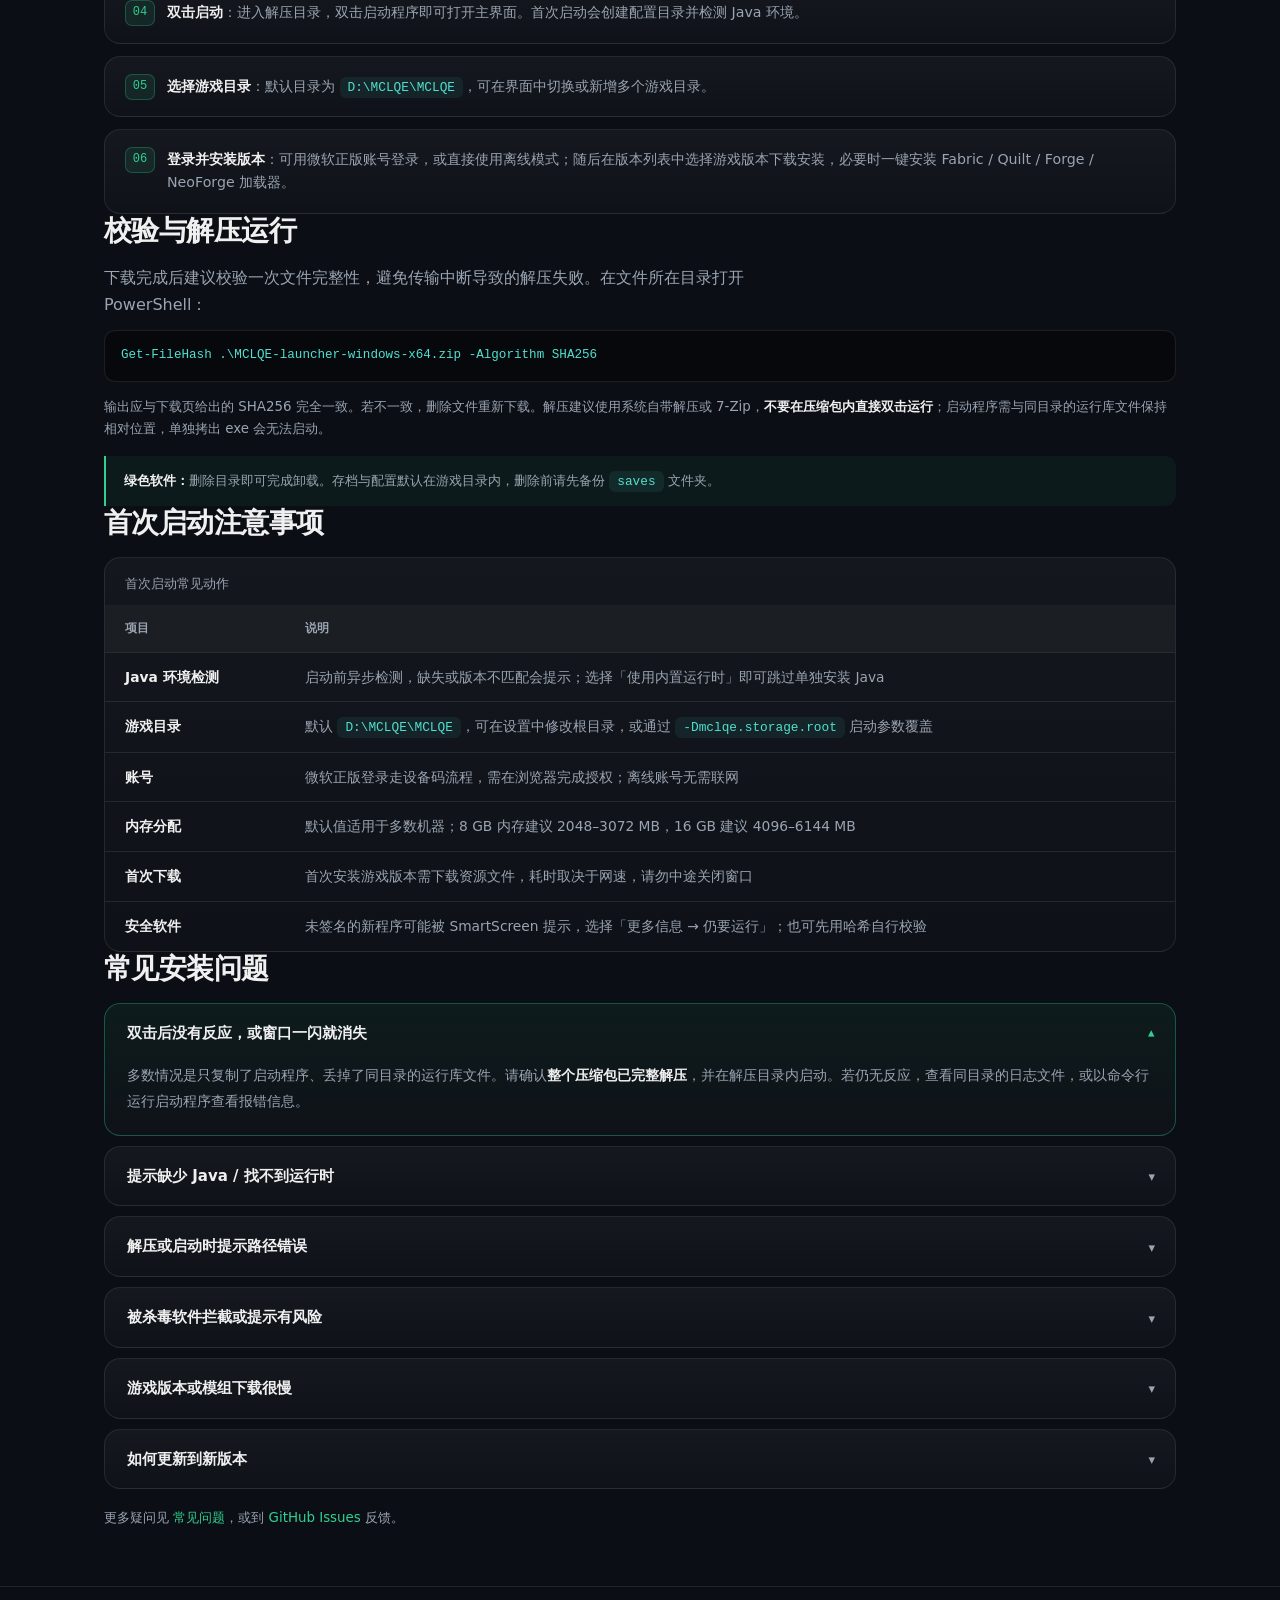
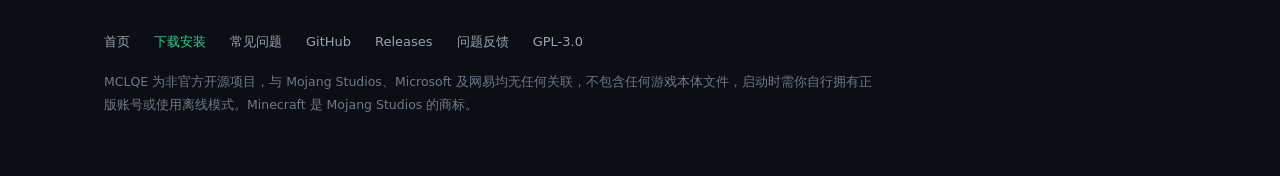
<file: docs/download.html>
<!DOCTYPE html>
<html lang="zh-CN">
<head>
<meta charset="UTF-8">
<meta name="viewport" content="width=device-width, initial-scale=1.0">
<title>下载与安装 — MCLQE 启动器 Windows 版</title>
<meta name="description" content="MCLQE 启动器下载与安装说明：系统要求（Windows 10/11 64 位）、Java 版本对照、下载步骤、SHA256 校验、解压运行、首次启动注意事项与常见安装问题。">
<meta property="og:title" content="下载与安装 — MCLQE 启动器">
<meta property="og:description" content="下载 MCLQE 启动器 Windows x64 版：约 61.6 MB，解压即用，内置运行时；含系统要求、校验方法与安装问题排查。">
<meta property="og:image" content="https://yezi-fak.github.io/MCLQE/screenshots/mclqe-home.png">
<meta property="og:type" content="article">
<meta property="og:url" content="https://yezi-fak.github.io/MCLQE/download.html">
<meta name="keywords" content="MCLQE下载,MC启动器下载,Minecraft启动器,Windows启动器,Java版启动器安装,启动器校验,我的世界启动器">
<meta name="robots" content="index,follow">
<link rel="canonical" href="https://yezi-fak.github.io/MCLQE/download.html">
<script type="application/ld+json">
{
  "@context": "https://schema.org",
  "@graph": [
    {
      "@type": "SoftwareApplication",
      "name": "MCLQE",
      "alternateName": "MCLQE 启动器",
      "url": "https://yezi-fak.github.io/MCLQE/download.html",
      "description": "基于 Java 21 与 JavaFX 21 开发的 Minecraft Java 版启动器，Windows 上解压即用，支持版本管理、Modrinth 模组与 Fabric/Quilt/Forge/NeoForge 加载器一键安装、微软正版登录。",
      "applicationCategory": "GameApplication",
      "applicationSubCategory": "Game Launcher",
      "operatingSystem": "Windows 10, Windows 11 (64-bit)",
      "softwareVersion": "1.0.0",
      "fileSize": "61.6MB",
      "downloadUrl": "https://github.com/yezi-fak/MCLQE/releases/latest/download/MCLQE-launcher-windows-x64.zip",
      "installUrl": "https://yezi-fak.github.io/MCLQE/download.html",
      "license": "https://github.com/yezi-fak/MCLQE/blob/main/LICENSE",
      "isAccessibleForFree": true,
      "offers": {"@type": "Offer", "price": "0", "priceCurrency": "CNY"},
      "author": {"@type": "Organization", "name": "MCLQE", "url": "https://github.com/yezi-fak/MCLQE"}
    },
    {
      "@type": "BreadcrumbList",
      "itemListElement": [
        {"@type": "ListItem", "position": 1, "name": "首页", "item": "https://yezi-fak.github.io/MCLQE/"},
        {"@type": "ListItem", "position": 2, "name": "下载安装", "item": "https://yezi-fak.github.io/MCLQE/download.html"}
      ]
    }
  ]
}
</script>
<link rel="icon" href="favicon.png" type="image/png">
<style>
:root{
  --bg:#0b0e14;
  --bg-2:#101020;
  --panel:rgba(255,255,255,.04);
  --panel-2:rgba(255,255,255,.06);
  --line:rgba(255,255,255,.09);
  --line-2:rgba(255,255,255,.14);
  --text:#f0f0f0;
  --muted:#9aa4b2;
  --green:#30d090;
  --cyan:#50e0d0;
  --r-lg:22px;
  --r-md:16px;
  --r-sm:11px;
  --ease:cubic-bezier(.22,.61,.36,1);
}
*{box-sizing:border-box;margin:0;padding:0}
html{scroll-behavior:smooth;scroll-padding-top:84px}
body{
  background:var(--bg);
  color:var(--text);
  font-family:-apple-system,BlinkMacSystemFont,"Segoe UI","Microsoft YaHei",system-ui,"Helvetica Neue",Arial,sans-serif;
  line-height:1.65;
  -webkit-font-smoothing:antialiased;
  text-rendering:optimizeLegibility;
  overflow-x:hidden;
}
a{color:inherit;text-decoration:none}
img{max-width:100%}
.wrap{max-width:1120px;margin:0 auto;padding:0 24px}
:focus-visible{outline:2px solid var(--green);outline-offset:3px;border-radius:6px}
.skip{position:absolute;left:-9999px;top:0}
.skip:focus{left:16px;top:12px;z-index:99;background:#0d1420;border:1px solid var(--line);padding:10px 16px;border-radius:10px}
body::before{
  content:"";position:fixed;inset:0;z-index:-1;pointer-events:none;
  background:
    radial-gradient(760px 520px at 14% -2%, rgba(48,208,144,.15), transparent 62%),
    radial-gradient(680px 460px at 88% 2%, rgba(80,224,208,.11), transparent 64%),
    radial-gradient(900px 640px at 50% 108%, rgba(48,208,144,.06), transparent 70%);
}
/* 导航 */
header{position:sticky;top:0;z-index:50;backdrop-filter:blur(16px);-webkit-backdrop-filter:blur(16px);
  background:rgba(11,14,20,.72);border-bottom:1px solid var(--line)}
.nav{display:flex;align-items:center;justify-content:space-between;height:62px;gap:16px}
.brand{display:flex;align-items:center;gap:10px;font-weight:700;letter-spacing:.4px;font-size:15.5px}
.brand img{width:28px;height:28px;border-radius:8px}
.nav ul{display:flex;gap:26px;list-style:none;font-size:14.5px;color:var(--muted)}
.nav ul a{transition:color .2s}
.nav ul a:hover{color:var(--text)}
.nav ul a[aria-current="page"]{color:var(--green);position:relative}
.nav ul a[aria-current="page"]::after{content:"";position:absolute;left:0;right:0;bottom:-21px;height:2px;
  background:var(--green);border-radius:2px;box-shadow:0 0 10px rgba(48,208,144,.6)}
.nav .gh{border:1px solid var(--line);padding:7px 14px;border-radius:9px;font-size:13.5px;color:var(--text);transition:.2s;white-space:nowrap}
.nav .gh:hover{border-color:rgba(48,208,144,.6);color:var(--green)}
/* 页头 */
.page-head{padding:80px 0 26px}
.crumb{font-size:12.5px;color:#6f7987;margin-bottom:22px}
.crumb a:hover{color:var(--green)}
.crumb span{margin:0 8px;opacity:.5}
h1{font-size:clamp(36px,5.2vw,60px);line-height:1.06;letter-spacing:-.035em;font-weight:800;
  background:linear-gradient(180deg,#ffffff 34%,#c9d4de 100%);
  -webkit-background-clip:text;background-clip:text;color:transparent}
.lead{color:var(--muted);max-width:680px;font-size:16px;margin-top:20px}
.meta-line{display:flex;gap:10px 22px;flex-wrap:wrap;margin-top:26px;font-size:12.8px;color:var(--muted)}
.meta-line span{display:inline-flex;align-items:center;gap:7px}
.meta-line span::before{content:"";width:3px;height:3px;border-radius:50%;background:rgba(255,255,255,.28)}
.meta-line b{color:var(--text);font-weight:600}
/* 通用 */
section{padding:44px 0}
.eyebrow{color:var(--green);font-size:12.5px;letter-spacing:.18em;text-transform:uppercase;margin-bottom:14px;font-weight:600}
h2{font-size:clamp(22px,2.4vw,28px);letter-spacing:-.02em;line-height:1.2;margin-bottom:18px;font-weight:700}
h3{font-size:16px;font-weight:650;letter-spacing:-.01em}
.btn{display:inline-flex;align-items:center;gap:9px;padding:14px 28px;border-radius:14px;font-weight:600;
  font-size:15.5px;transition:transform .22s var(--ease),box-shadow .22s,background .22s,border-color .22s;white-space:nowrap}
.btn-main{background:linear-gradient(135deg,var(--green),var(--cyan));color:#04120c;box-shadow:0 12px 32px rgba(48,208,144,.24)}
.btn-main:hover{transform:translateY(-2px);box-shadow:0 18px 44px rgba(48,208,144,.34)}
.btn-ghost{border:1px solid var(--line-2);color:var(--text);background:rgba(255,255,255,.02)}
.btn-ghost:hover{border-color:rgba(48,208,144,.55);color:var(--green)}
code{font-family:"Cascadia Code",Consolas,monospace;font-size:12.8px;color:var(--cyan);
  background:rgba(80,224,208,.08);padding:3px 8px;border-radius:6px;word-break:break-all}
pre{font-family:"Cascadia Code",Consolas,monospace;font-size:12.6px;color:var(--cyan);
  background:rgba(0,0,0,.42);border:1px solid var(--line);border-radius:var(--r-sm);
  padding:14px 16px;overflow-x:auto;line-height:1.7;margin-top:12px}
/* 下载主卡 */
.dlbox{border:1px solid rgba(48,208,144,.24);border-radius:var(--r-lg);padding:32px;
  background:linear-gradient(180deg,rgba(48,208,144,.08),rgba(255,255,255,.02));margin-top:8px}
.dlbox .row{display:flex;align-items:center;justify-content:space-between;gap:24px;flex-wrap:wrap}
.dlbox .fname{font-size:15px;font-weight:600;letter-spacing:-.01em;margin-bottom:8px}
.dlbox .sub{color:var(--muted);font-size:13.2px}
.specs{display:flex;gap:10px 28px;flex-wrap:wrap;margin-top:22px;padding-top:20px;border-top:1px solid var(--line);font-size:12.6px;color:var(--muted)}
.specs b{color:var(--text);font-weight:600}
.hash{margin-top:16px;font-size:12.2px;color:#7c8695;display:flex;gap:8px;flex-wrap:wrap;align-items:baseline}
.hash code{font-size:11.6px}
/* 表格 */
.table-wrap{overflow-x:auto;border:1px solid var(--line);border-radius:var(--r-md);
  background:linear-gradient(180deg,rgba(255,255,255,.04),rgba(255,255,255,.015))}
table{width:100%;border-collapse:collapse;font-size:13.8px;min-width:560px}
caption{caption-side:top;text-align:left;padding:16px 20px 10px;color:var(--muted);font-size:12.6px}
th,td{padding:13px 20px;text-align:left;border-bottom:1px solid var(--line);vertical-align:top}
thead th{font-size:12.4px;letter-spacing:.04em;text-transform:uppercase;color:var(--muted);font-weight:600;
  background:rgba(255,255,255,.03)}
tbody tr:last-child th,tbody tr:last-child td{border-bottom:none}
tbody th{width:180px;color:var(--text);font-weight:600;white-space:nowrap}
td{color:var(--muted)}
td strong{color:var(--text);font-weight:600}
/* 步骤 */
.steps{list-style:none;counter-reset:s;display:grid;gap:12px}
.steps li{counter-increment:s;position:relative;padding:18px 22px 18px 62px;border:1px solid var(--line);
  border-radius:var(--r-md);background:linear-gradient(180deg,rgba(255,255,255,.045),rgba(255,255,255,.02));
  font-size:14.2px;color:var(--muted);transition:border-color .24s}
.steps li:hover{border-color:var(--line-2)}
.steps li::before{content:counter(s,decimal-leading-zero);position:absolute;left:20px;top:17px;
  font-family:"Cascadia Code",Consolas,monospace;font-size:12px;color:var(--green);
  border:1px solid rgba(48,208,144,.28);background:rgba(48,208,144,.1);border-radius:7px;
  width:28px;height:24px;display:grid;place-items:center}
.steps li b{color:var(--text);font-weight:600}
/* 问答 */
details{background:linear-gradient(180deg,rgba(255,255,255,.045),rgba(255,255,255,.02));
  border:1px solid var(--line);border-radius:var(--r-md);overflow:hidden;transition:border-color .25s,background .25s}
details:hover{border-color:var(--line-2)}
details[open]{border-color:rgba(48,208,144,.34);background:linear-gradient(180deg,rgba(48,208,144,.07),rgba(255,255,255,.02))}
summary{list-style:none;cursor:pointer;padding:17px 56px 17px 22px;font-size:15px;font-weight:600;
  position:relative;display:flex;align-items:center;gap:10px;min-height:56px}
summary::-webkit-details-marker{display:none}
summary:hover{color:var(--green)}
summary .ind{margin-left:auto;position:absolute;right:20px;top:50%;transform:translateY(-50%);
  color:var(--muted);transition:transform .28s var(--ease);font-size:13px;line-height:1}
details[open] summary .ind{transform:translateY(-50%) rotate(180deg);color:var(--green)}
.ans{padding:0 22px 20px 22px;color:var(--muted);font-size:14px;line-height:1.85}
.ans p+p{margin-top:10px}
.ans strong{color:var(--text);font-weight:600}
.ans a{color:var(--green);border-bottom:1px solid rgba(48,208,144,.35)}
.faq-list{display:flex;flex-direction:column;gap:10px}
/* 提示条 */
.note{border-left:2px solid var(--green);background:rgba(48,208,144,.06);border-radius:0 var(--r-sm) var(--r-sm) 0;
  padding:14px 18px;font-size:13.4px;color:var(--muted);margin-top:16px}
.note b{color:var(--text)}
/* 页脚 */
footer{border-top:1px solid var(--line);padding:44px 0 60px;color:var(--muted);font-size:13px;margin-top:56px}
footer .fnav{display:flex;gap:24px;flex-wrap:wrap;margin-bottom:18px}
footer .fnav a:hover{color:var(--green)}
footer .fnav a[aria-current="page"]{color:var(--green)}
.disc{max-width:780px;font-size:12.5px;line-height:1.85;color:#6f7987}
@media(max-width:860px){
.nav{gap:10px}
  .nav ul{display:flex;gap:15px;overflow-x:auto;flex:1;min-width:0;justify-content:flex-start;flex-shrink:1;max-width:100%;mask-image:linear-gradient(to right,#000 86%,transparent);-webkit-mask-image:linear-gradient(to right,#000 86%,transparent)font-size:13.2px;white-space:nowrap;-webkit-overflow-scrolling:touch;scrollbar-width:none}
  .nav ul::-webkit-scrollbar{display:none}
  .nav ul a[aria-current="page"]::after{display:none}
  .page-head{padding:56px 0 20px}
  section{padding:34px 0}
  .dlbox{padding:24px}
  tbody th{width:auto;white-space:normal}
}
@media(max-width:560px){
  .wrap{padding:0 18px}
  .table-wrap table{font-size:12.8px}
  .table-wrap th,.table-wrap td{padding:9px 10px}
  summary{padding:15px 46px 15px 18px;font-size:14.4px}
  .ans{padding:0 18px 18px 18px;font-size:13.6px}
  .btn{width:100%;justify-content:center}
  .steps li{padding:16px 18px 16px 56px}
}
@media(prefers-reduced-motion:reduce){
  html{scroll-behavior:auto}
  *,*::before,*::after{transition-duration:.001ms!important;animation-duration:.001ms!important}
}
</style>
</head>
<body>
<a class="skip" href="#main">跳到主要内容</a>

<header>
  <div class="wrap nav">
    <a class="brand" href="index.html"><img src="favicon.png" alt="MCLQE">MCLQE</a>
    <ul>
      <li><a href="index.html">首页</a></li>
      <li><a href="download.html" aria-current="page">下载安装</a></li>
      <li><a href="faq.html">常见问题</a></li>
    </ul>
    <a class="gh" href="https://github.com/yezi-fak/MCLQE" target="_blank" rel="noopener">GitHub ↗</a>
  </div>
</header>

<main id="main">
  <div class="wrap page-head">
    <nav class="crumb" aria-label="面包屑"><a href="index.html">首页</a><span>/</span>下载安装</nav>
    <h1>下载与安装</h1>
    <p class="lead">Windows 10 / 11 64 位，一个压缩包，解压就能启动。内置运行时，不需要另行安装 Java，也不需要管理员权限。</p>
    <div class="meta-line">
      <span>最新版本 <b>v1.0.0</b></span>
      <span>包大小 <b>61.6 MB</b></span>
      <span>授权 <b>GPL-3.0 免费开源</b></span>
    </div>
  </div>

  <section class="wrap" aria-labelledby="dl-h">
    <h2 id="dl-h" class="eyebrow" style="font-size:12.5px">Download</h2>
    <div class="dlbox">
      <div class="row">
        <div>
          <div class="fname">MCLQE-launcher-windows-x64.zip</div>
          <div class="sub">适用于 Windows 10 / 11 64 位 · v1.0.0 · 免安装绿色版</div>
        </div>
        <a class="btn btn-main" href="https://github.com/yezi-fak/MCLQE/releases/latest/download/MCLQE-launcher-windows-x64.zip">↓ 下载 Windows 版</a>
      </div>
      <div class="specs">
        <span>文件大小 <b>61.6 MB</b></span>
        <span>内置运行时 <b>JavaFX + JDK 21</b></span>
        <span>需要管理员 <b>否</b></span>
        <span>更新方式 <b>下载新版覆盖</b></span>
      </div>
      <div class="hash">
        <span>SHA256</span>
        <code>1969c0b2b18ef902483e7cd136378c2767cbece8aa5c9cb2d2535a2404f20955</code>
      </div>
    </div>
    <p class="note"><b>所有版本：</b>历史版本、更新日志与校验值见 <a href="https://github.com/yezi-fak/MCLQE/releases" target="_blank" rel="noopener" style="color:var(--green)">GitHub Releases</a>。下载后可对照本节末尾的方法核对哈希，确认文件完整。</p>
  </section>

  <section class="wrap" aria-labelledby="req-h">
    <h2 id="req-h">系统要求</h2>
    <div class="table-wrap">
      <table>
        <caption>MCLQE v1.0.0 运行环境要求</caption>
        <thead>
          <tr><th scope="col">项目</th><th scope="col">要求</th></tr>
        </thead>
        <tbody>
          <tr><th scope="row">操作系统</th><td><strong>Windows 10 / Windows 11，64 位</strong>（不支持 32 位系统与 ARM 原生）</td></tr>
          <tr><th scope="row">处理器</th><td>支持 SSE2 的 x64 处理器，双核及以上</td></tr>
          <tr><th scope="row">内存</th><td>最低 4 GB，建议 <strong>8 GB 及以上</strong>（游戏内存另行分配，建议 2–6 GB）</td></tr>
          <tr><th scope="row">磁盘空间</th><td>启动器本体约 61.6 MB；每个游戏版本连同资源约需 500 MB–1 GB</td></tr>
          <tr><th scope="row">显卡</th><td>支持 OpenGL 3.2 及以上的显卡驱动（Minecraft 1.17+ 建议较新的驱动）</td></tr>
          <tr><th scope="row">运行时</th><td><strong>已内置 JavaFX 与 Java 21 运行时，无需另行安装 Java</strong></td></tr>
          <tr><th scope="row">自行指定 JDK</th><td>MC 1.16.5 及更早 → <strong>JDK 8</strong>；MC 1.17–1.20.4 → <strong>JDK 17</strong>；MC 1.20.5 / 1.21+ → <strong>JDK 21</strong></td></tr>
          <tr><th scope="row">权限</th><td>普通用户即可，无需管理员权限，不写注册表</td></tr>
          <tr><th scope="row">网络</th><td>首次安装版本、下载模组与登录时需要联网；离线模式可局域网/单机游玩</td></tr>
        </tbody>
      </table>
    </div>
  </section>

  <section class="wrap" aria-labelledby="step-h">
    <h2 id="step-h">下载与安装步骤</h2>
    <ol class="steps">
      <li><b>下载压缩包</b>：点上方「下载 Windows 版」按钮，获取 <code>MCLQE-launcher-windows-x64.zip</code>（约 61.6 MB）。</li>
      <li><b>可选校验</b>：用 PowerShell 计算 SHA256，与上方值逐字符比对，一致再继续。</li>
      <li><b>解压到固定目录</b>：右键解压到如 <code>D:\MCLQE</code>。建议非系统盘、路径不含特殊符号，便于备份与迁移。</li>
      <li><b>双击启动</b>：进入解压目录，双击启动程序即可打开主界面。首次启动会创建配置目录并检测 Java 环境。</li>
      <li><b>选择游戏目录</b>：默认目录为 <code>D:\MCLQE\MCLQE</code>，可在界面中切换或新增多个游戏目录。</li>
      <li><b>登录并安装版本</b>：可用微软正版账号登录，或直接使用离线模式；随后在版本列表中选择游戏版本下载安装，必要时一键安装 Fabric / Quilt / Forge / NeoForge 加载器。</li>
    </ol>
  </section>

  <section class="wrap" aria-labelledby="ver-h">
    <h2 id="ver-h">校验与解压运行</h2>
    <p class="lead" style="margin-top:0;margin-bottom:6px">下载完成后建议校验一次文件完整性，避免传输中断导致的解压失败。在文件所在目录打开 PowerShell：</p>
    <pre>Get-FileHash .\MCLQE-launcher-windows-x64.zip -Algorithm SHA256</pre>
    <p style="color:var(--muted);font-size:13.4px;margin-top:14px">输出应与下载页给出的 SHA256 完全一致。若不一致，删除文件重新下载。解压建议使用系统自带解压或 7-Zip，<strong style="color:var(--text)">不要在压缩包内直接双击运行</strong>；启动程序需与同目录的运行库文件保持相对位置，单独拷出 exe 会无法启动。</p>
    <div class="note"><b>绿色软件：</b>删除目录即可完成卸载。存档与配置默认在游戏目录内，删除前请先备份 <code>saves</code> 文件夹。</div>
  </section>

  <section class="wrap" aria-labelledby="first-h">
    <h2 id="first-h">首次启动注意事项</h2>
    <div class="table-wrap">
      <table>
        <caption>首次启动常见动作</caption>
        <thead><tr><th scope="col">项目</th><th scope="col">说明</th></tr></thead>
        <tbody>
          <tr><th scope="row">Java 环境检测</th><td>启动前异步检测，缺失或版本不匹配会提示；选择「使用内置运行时」即可跳过单独安装 Java</td></tr>
          <tr><th scope="row">游戏目录</th><td>默认 <code>D:\MCLQE\MCLQE</code>，可在设置中修改根目录，或通过 <code>-Dmclqe.storage.root</code> 启动参数覆盖</td></tr>
          <tr><th scope="row">账号</th><td>微软正版登录走设备码流程，需在浏览器完成授权；离线账号无需联网</td></tr>
          <tr><th scope="row">内存分配</th><td>默认值适用于多数机器；8 GB 内存建议 2048–3072 MB，16 GB 建议 4096–6144 MB</td></tr>
          <tr><th scope="row">首次下载</th><td>首次安装游戏版本需下载资源文件，耗时取决于网速，请勿中途关闭窗口</td></tr>
          <tr><th scope="row">安全软件</th><td>未签名的新程序可能被 SmartScreen 提示，选择「更多信息 → 仍要运行」；也可先用哈希自行校验</td></tr>
        </tbody>
      </table>
    </div>
  </section>

  <section class="wrap" aria-labelledby="prob-h">
    <h2 id="prob-h">常见安装问题</h2>
    <div class="faq-list">
      <details open>
        <summary>双击后没有反应，或窗口一闪就消失<span class="ind" aria-hidden="true">▾</span></summary>
        <div class="ans">
          <p>多数情况是只复制了启动程序、丢掉了同目录的运行库文件。请确认<strong>整个压缩包已完整解压</strong>，并在解压目录内启动。若仍无反应，查看同目录的日志文件，或以命令行运行启动程序查看报错信息。</p>
        </div>
      </details>
      <details>
        <summary>提示缺少 Java / 找不到运行时<span class="ind" aria-hidden="true">▾</span></summary>
        <div class="ans">
          <p>压缩包已内置运行时不需额外安装。若你手动指定了 JDK，请按系统要求表核对版本：1.16.5 及更早用 JDK 8，1.17–1.20.4 用 JDK 17，1.20.5 / 1.21+ 用 JDK 21。也可在设置中改回「使用内置运行时」。</p>
        </div>
      </details>
      <details>
        <summary>解压或启动时提示路径错误<span class="ind" aria-hidden="true">▾</span></summary>
        <div class="ans">
          <p>把程序放在<strong>纯英文路径</strong>下，例如 <code>D:\MCLQE</code>，避免中文、空格与过深层级；同时确认该目录有写入权限（不要放在 <code>C:\Program Files</code> 下）。</p>
        </div>
      </details>
      <details>
        <summary>被杀毒软件拦截或提示有风险<span class="ind" aria-hidden="true">▾</span></summary>
        <div class="ans">
          <p>未签名的开源程序常被启发式误报。请从<strong>本站按钮或官方 GitHub Releases</strong> 下载，并用 SHA256 校验；确认一致后加入信任列表即可。来源不明的二次打包版本不要运行。</p>
        </div>
      </details>
      <details>
        <summary>游戏版本或模组下载很慢<span class="ind" aria-hidden="true">▾</span></summary>
        <div class="ans">
          <p>游戏本体资源来自 Mojang 官方源，模组来自 Modrinth 官方接口，速度受网络线路影响。可换时段重试；已下载完成的文件会复用，不会重复拉取。</p>
        </div>
      </details>
      <details>
        <summary>如何更新到新版本<span class="ind" aria-hidden="true">▾</span></summary>
        <div class="ans">
          <p>下载新版压缩包，解压后<strong>覆盖到原目录</strong>即可；存档、模组与配置都在游戏目录中，不在启动器目录内，不会被覆盖。更新前建议先备份游戏目录。</p>
        </div>
      </details>
    </div>
    <p style="color:var(--muted);font-size:13.4px;margin-top:18px">更多疑问见 <a href="faq.html" style="color:var(--green)">常见问题</a>，或到 <a href="https://github.com/yezi-fak/MCLQE/issues" target="_blank" rel="noopener" style="color:var(--green)">GitHub Issues</a> 反馈。</p>
  </section>
</main>

<footer>
  <div class="wrap">
    <div class="fnav">
      <a href="index.html">首页</a>
      <a href="download.html" aria-current="page">下载安装</a>
      <a href="faq.html">常见问题</a>
      <a href="https://github.com/yezi-fak/MCLQE" target="_blank" rel="noopener">GitHub</a>
      <a href="https://github.com/yezi-fak/MCLQE/releases" target="_blank" rel="noopener">Releases</a>
      <a href="https://github.com/yezi-fak/MCLQE/issues" target="_blank" rel="noopener">问题反馈</a>
      <a href="https://github.com/yezi-fak/MCLQE/blob/main/LICENSE" target="_blank" rel="noopener">GPL-3.0</a>
    </div>
    <p class="disc">MCLQE 为非官方开源项目，与 Mojang Studios、Microsoft 及网易均无任何关联，不包含任何游戏本体文件，启动时需你自行拥有正版账号或使用离线模式。Minecraft 是 Mojang Studios 的商标。</p>
  </div>
</footer>
</body>
</html>
</file>
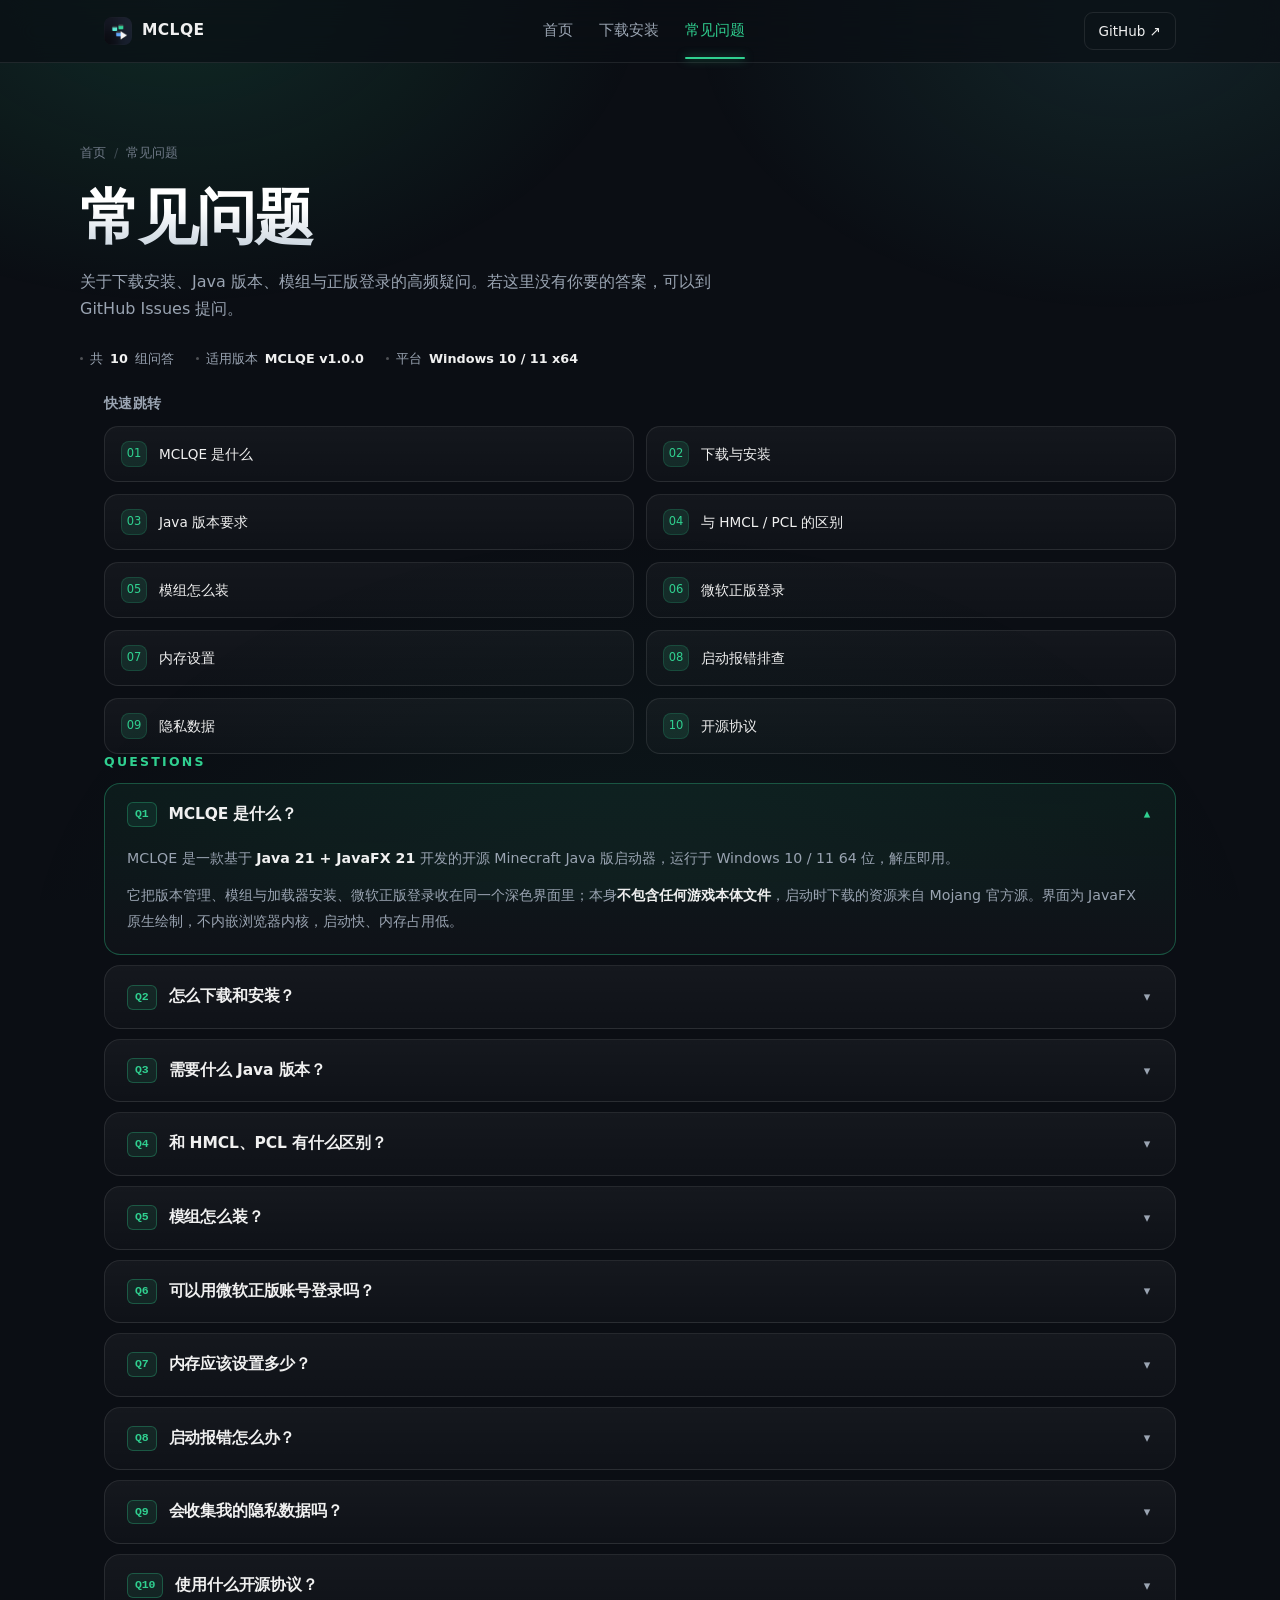
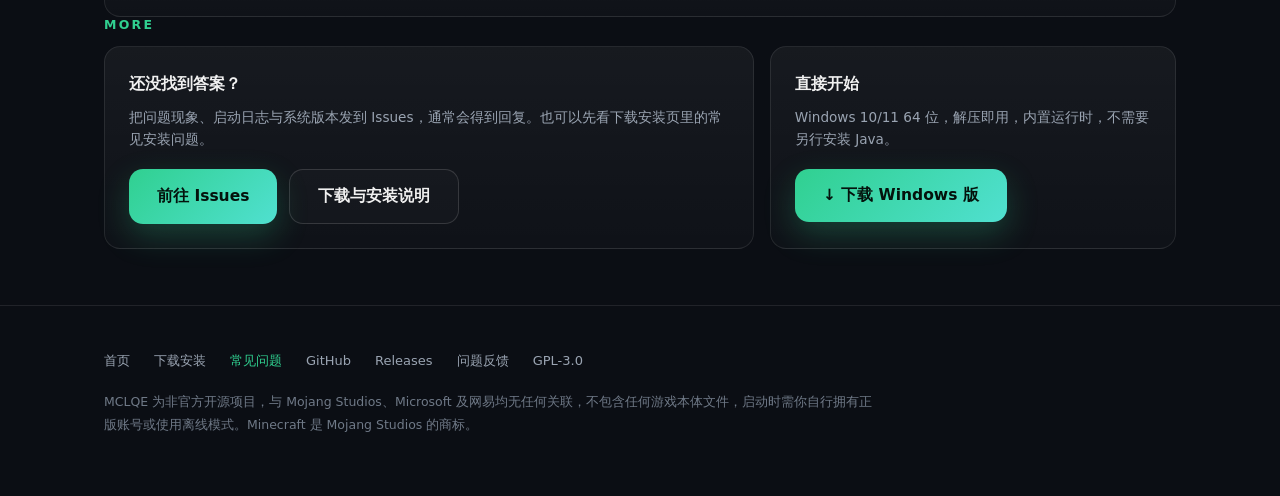
<file: docs/faq.html>
<!DOCTYPE html>
<html lang="zh-CN">
<head>
<meta charset="UTF-8">
<meta name="viewport" content="width=device-width, initial-scale=1.0">
<title>常见问题 — MCLQE 启动器下载、Java 版本与模组安装</title>
<meta name="description" content="MCLQE 常见问题解答：MCLQE 是什么、如何下载安装、需要什么 Java 版本、与 HMCL/PCL 的区别、模组怎么装、微软正版登录、内存设置、启动报错排查、隐私与开源协议。">
<meta property="og:title" content="常见问题 — MCLQE 启动器">
<meta property="og:description" content="MCLQE 启动器常见问题：下载安装、Java 版本要求、模组安装、正版登录与报错排查。">
<meta property="og:image" content="https://yezi-fak.github.io/MCLQE/screenshots/mclqe-home.png">
<meta property="og:type" content="article">
<meta property="og:url" content="https://yezi-fak.github.io/MCLQE/faq.html">
<meta name="keywords" content="MCLQE,MC启动器,Minecraft启动器,我的世界启动器,Java版启动器,启动器常见问题,Java版本,Modrinth,微软正版登录,启动报错">
<meta name="robots" content="index,follow">
<link rel="canonical" href="https://yezi-fak.github.io/MCLQE/faq.html">
<script type="application/ld+json">
{
  "@context": "https://schema.org",
  "@type": "FAQPage",
  "url": "https://yezi-fak.github.io/MCLQE/faq.html",
  "inLanguage": "zh-CN",
  "mainEntity": [
    {
      "@type": "Question",
      "name": "MCLQE 是什么？",
      "acceptedAnswer": {"@type": "Answer", "text": "MCLQE 是一款基于 Java 21 + JavaFX 21 开发的开源 Minecraft Java 版启动器，Windows 上解压即用，集成版本管理、模组与加载器安装、微软正版登录，本身不包含任何游戏本体文件。"}
    },
    {
      "@type": "Question",
      "name": "怎么下载和安装 MCLQE？",
      "acceptedAnswer": {"@type": "Answer", "text": "从本站下载页或 GitHub Releases 下载 MCLQE-launcher-windows-x64.zip（约 61.6 MB），解压到任意目录后双击启动程序即可；免安装、无需管理员权限，包内已带运行时。"}
    },
    {
      "@type": "Question",
      "name": "MCLQE 需要什么 Java 版本？",
      "acceptedAnswer": {"@type": "Answer", "text": "启动器自带运行时，通常无需另装 Java。若要使用自己的 JDK：Minecraft 1.16.5 及更早需要 JDK 8，1.17 至 1.20.4 需要 JDK 17，1.20.5 及 1.21 以上需要 JDK 21；启动前会异步检测并提示。"}
    },
    {
      "@type": "Question",
      "name": "MCLQE 和 HMCL、PCL 有什么区别？",
      "acceptedAnswer": {"@type": "Answer", "text": "MCLQE 主打轻量、干净、开箱即用：JavaFX 原生界面、不内嵌浏览器内核、固定默认游戏目录并支持多目录、模组走 Modrinth 一键安装、加载器支持 Fabric/Quilt/Forge/NeoForge。需要更复杂功能时可选 HMCL 或 PCL2，三者可共存。"}
    },
    {
      "@type": "Question",
      "name": "模组怎么安装？",
      "acceptedAnswer": {"@type": "Answer", "text": "在左侧「模组」面板搜索 Modrinth，选中后指定目标版本目录，启动器自动解析依赖并下载；也可手动把 jar 放入该版本的 mods 文件夹。模组需匹配游戏版本与加载器，Fabric/Quilt 与 Forge/NeoForge 的模组不可混用。"}
    },
    {
      "@type": "Question",
      "name": "可以用微软正版账号登录吗？",
      "acceptedAnswer": {"@type": "Answer", "text": "可以。使用微软标准 OAuth 设备码流程登录，可用正版账号进入正版服务器；同时保留离线模式。账号凭据只保存在本地，不上传到第三方服务器。"}
    },
    {
      "@type": "Question",
      "name": "内存应该设置多少？",
      "acceptedAnswer": {"@type": "Answer", "text": "建议取物理内存的 1/4 到 1/2：8 GB 设 2048–3072 MB，16 GB 设 4096–6144 MB，32 GB 及以上设 6144–8192 MB。加光影或大型整合包可上调，但不要超过物理内存一半。可在「设置 → 内存上限」调整。"}
    },
    {
      "@type": "Question",
      "name": "启动报错怎么办？",
      "acceptedAnswer": {"@type": "Answer", "text": "先看启动状态提示与版本目录下的日志。常见原因是 Java 版本与游戏版本不匹配、模组与游戏或加载器版本不兼容、内存设置过大、游戏目录无写入权限。对齐版本、临时移出模组或重新检测 Java 环境通常可定位问题。"}
    },
    {
      "@type": "Question",
      "name": "MCLQE 会收集隐私数据吗？",
      "acceptedAnswer": {"@type": "Answer", "text": "不会。启动器无遥测、不收集行为数据，账号与配置只存在本地；仅在安装模组、加载器或检查更新时访问 Modrinth 与 GitHub 的公开接口。"}
    },
    {
      "@type": "Question",
      "name": "MCLQE 使用什么开源协议？",
      "acceptedAnswer": {"@type": "Answer", "text": "GPL-3.0。源码在 GitHub 公开，可查看、修改与再分发（需遵循 GPL-3.0 条款）。MCLQE 为非官方社区项目，与 Mojang Studios、Microsoft、网易无关联。"}
    }
  ]
}
</script>
<link rel="icon" href="favicon.png" type="image/png">
<style>
:root{
  --bg:#0b0e14;
  --bg-2:#101020;
  --panel:rgba(255,255,255,.04);
  --panel-2:rgba(255,255,255,.06);
  --line:rgba(255,255,255,.09);
  --line-2:rgba(255,255,255,.14);
  --text:#f0f0f0;
  --muted:#9aa4b2;
  --green:#30d090;
  --cyan:#50e0d0;
  --r-lg:22px;
  --r-md:16px;
  --r-sm:11px;
  --ease:cubic-bezier(.22,.61,.36,1);
}
*{box-sizing:border-box;margin:0;padding:0}
html{scroll-behavior:smooth;scroll-padding-top:84px}
body{
  background:var(--bg);
  color:var(--text);
  font-family:-apple-system,BlinkMacSystemFont,"Segoe UI","Microsoft YaHei",system-ui,"Helvetica Neue",Arial,sans-serif;
  line-height:1.65;
  -webkit-font-smoothing:antialiased;
  text-rendering:optimizeLegibility;
  overflow-x:hidden;
}
a{color:inherit;text-decoration:none}
img{max-width:100%}
.wrap{max-width:1120px;margin:0 auto;padding:0 24px}
:focus-visible{outline:2px solid var(--green);outline-offset:3px;border-radius:6px}
.skip{position:absolute;left:-9999px;top:0}
.skip:focus{left:16px;top:12px;z-index:99;background:#0d1420;border:1px solid var(--line);padding:10px 16px;border-radius:10px}
body::before{
  content:"";position:fixed;inset:0;z-index:-1;pointer-events:none;
  background:
    radial-gradient(760px 520px at 14% -2%, rgba(48,208,144,.15), transparent 62%),
    radial-gradient(680px 460px at 88% 2%, rgba(80,224,208,.11), transparent 64%),
    radial-gradient(900px 640px at 50% 108%, rgba(48,208,144,.06), transparent 70%);
}
/* 导航 */
header{position:sticky;top:0;z-index:50;backdrop-filter:blur(16px);-webkit-backdrop-filter:blur(16px);
  background:rgba(11,14,20,.72);border-bottom:1px solid var(--line)}
.nav{display:flex;align-items:center;justify-content:space-between;height:62px;gap:16px}
.brand{display:flex;align-items:center;gap:10px;font-weight:700;letter-spacing:.4px;font-size:15.5px}
.brand img{width:28px;height:28px;border-radius:8px}
.nav ul{display:flex;gap:26px;list-style:none;font-size:14.5px;color:var(--muted)}
.nav ul a{transition:color .2s}
.nav ul a:hover{color:var(--text)}
.nav ul a[aria-current="page"]{color:var(--green);position:relative}
.nav ul a[aria-current="page"]::after{content:"";position:absolute;left:0;right:0;bottom:-21px;height:2px;
  background:var(--green);border-radius:2px;box-shadow:0 0 10px rgba(48,208,144,.6)}
.nav .gh{border:1px solid var(--line);padding:7px 14px;border-radius:9px;font-size:13.5px;color:var(--text);transition:.2s;white-space:nowrap}
.nav .gh:hover{border-color:rgba(48,208,144,.6);color:var(--green)}
/* 页头 */
.page-head{padding:80px 0 26px}
.crumb{font-size:12.5px;color:#6f7987;margin-bottom:22px}
.crumb a:hover{color:var(--green)}
.crumb span{margin:0 8px;opacity:.5}
h1{font-size:clamp(36px,5.2vw,60px);line-height:1.06;letter-spacing:-.035em;font-weight:800;
  background:linear-gradient(180deg,#ffffff 34%,#c9d4de 100%);
  -webkit-background-clip:text;background-clip:text;color:transparent}
.lead{color:var(--muted);max-width:680px;font-size:16px;margin-top:20px}
.meta-line{display:flex;gap:10px 22px;flex-wrap:wrap;margin-top:26px;font-size:12.8px;color:var(--muted)}
.meta-line span{display:inline-flex;align-items:center;gap:7px}
.meta-line span::before{content:"";width:3px;height:3px;border-radius:50%;background:rgba(255,255,255,.28)}
.meta-line b{color:var(--text);font-weight:600}
/* 通用 */
section{padding:44px 0}
.eyebrow{color:var(--green);font-size:12.5px;letter-spacing:.18em;text-transform:uppercase;margin-bottom:14px;font-weight:600}
h2{font-size:clamp(22px,2.4vw,28px);letter-spacing:-.02em;line-height:1.2;margin-bottom:18px;font-weight:700}
.btn{display:inline-flex;align-items:center;gap:9px;padding:14px 28px;border-radius:14px;font-weight:600;
  font-size:15.5px;transition:transform .22s var(--ease),box-shadow .22s,background .22s,border-color .22s;white-space:nowrap}
.btn-main{background:linear-gradient(135deg,var(--green),var(--cyan));color:#04120c;box-shadow:0 12px 32px rgba(48,208,144,.24)}
.btn-main:hover{transform:translateY(-2px);box-shadow:0 18px 44px rgba(48,208,144,.34)}
.btn-ghost{border:1px solid var(--line-2);color:var(--text);background:rgba(255,255,255,.02)}
.btn-ghost:hover{border-color:rgba(48,208,144,.55);color:var(--green)}
code{font-family:"Cascadia Code",Consolas,monospace;font-size:12.8px;color:var(--cyan);
  background:rgba(80,224,208,.08);padding:3px 8px;border-radius:6px}
/* 目录卡 */
.toc{display:grid;grid-template-columns:repeat(2,1fr);gap:12px;margin-top:6px}
.toc a{display:flex;align-items:center;gap:12px;border:1px solid var(--line);border-radius:14px;
  padding:14px 16px;background:linear-gradient(180deg,rgba(255,255,255,.04),rgba(255,255,255,.02));
  transition:.24s var(--ease);font-size:13.6px}
.toc a:hover{border-color:rgba(48,208,144,.42);transform:translateY(-2px);background:rgba(48,208,144,.06)}
.toc .no{width:26px;height:26px;flex:none;border-radius:8px;display:grid;place-items:center;
  font-size:11.5px;color:var(--green);background:rgba(48,208,144,.12);border:1px solid rgba(48,208,144,.18)}
/* 问答 */
.faq-list{display:flex;flex-direction:column;gap:10px;margin-top:10px}
details{background:linear-gradient(180deg,rgba(255,255,255,.045),rgba(255,255,255,.02));
  border:1px solid var(--line);border-radius:var(--r-md);overflow:hidden;transition:border-color .25s,background .25s}
details:hover{border-color:var(--line-2)}
details[open]{border-color:rgba(48,208,144,.34);background:linear-gradient(180deg,rgba(48,208,144,.07),rgba(255,255,255,.02))}
summary{list-style:none;cursor:pointer;padding:18px 56px 18px 22px;font-size:15.5px;font-weight:600;
  letter-spacing:-.01em;position:relative;display:flex;align-items:center;gap:12px;min-height:58px}
summary::-webkit-details-marker{display:none}
summary:hover{color:var(--green)}
summary .q{font-size:11.5px;color:var(--green);font-weight:700;border:1px solid rgba(48,208,144,.3);
  background:rgba(48,208,144,.09);border-radius:6px;padding:2px 7px;flex:none;font-family:"Cascadia Code",Consolas,monospace}
summary .ind{margin-left:auto;position:absolute;right:20px;top:50%;transform:translateY(-50%);
  width:16px;height:16px;flex:none;color:var(--muted);transition:transform .28s var(--ease);font-size:13px;text-align:center;line-height:16px}
details[open] summary .ind{transform:translateY(-50%) rotate(180deg);color:var(--green)}
.ans{padding:0 22px 20px 22px;color:var(--muted);font-size:14.2px;line-height:1.85}
.ans p+p{margin-top:10px}
.ans strong{color:var(--text);font-weight:600}
.ans ul{margin:10px 0 0 2px;padding-left:18px}
.ans li{margin-top:6px}
.ans a{color:var(--green);border-bottom:1px solid rgba(48,208,144,.35)}
.ans a:hover{color:var(--cyan)}
/* 帮助卡 */
.help{display:grid;grid-template-columns:1.6fr 1fr;gap:16px;margin-top:8px}
.help-card{border:1px solid var(--line);border-radius:var(--r-md);padding:24px;
  background:linear-gradient(180deg,rgba(255,255,255,.05),rgba(255,255,255,.02))}
.help-card h3{font-size:16px;margin-bottom:8px;font-weight:650}
.help-card p{color:var(--muted);font-size:13.6px;margin-bottom:18px}
.help-card .links{display:flex;gap:12px;flex-wrap:wrap}
/* 页脚 */
footer{border-top:1px solid var(--line);padding:44px 0 60px;color:var(--muted);font-size:13px;margin-top:56px}
footer .fnav{display:flex;gap:24px;flex-wrap:wrap;margin-bottom:18px}
footer .fnav a:hover{color:var(--green)}
footer .fnav a[aria-current="page"]{color:var(--green)}
.disc{max-width:780px;font-size:12.5px;line-height:1.85;color:#6f7987}
@media(max-width:860px){
.nav{gap:10px}
  .nav ul{display:flex;gap:15px;overflow-x:auto;flex:1;min-width:0;justify-content:flex-start;flex-shrink:1;max-width:100%;mask-image:linear-gradient(to right,#000 86%,transparent);-webkit-mask-image:linear-gradient(to right,#000 86%,transparent)font-size:13.2px;white-space:nowrap;-webkit-overflow-scrolling:touch;scrollbar-width:none}
  .nav ul::-webkit-scrollbar{display:none}
  .nav ul a[aria-current="page"]::after{display:none}
  .page-head{padding:56px 0 20px}
  .toc{grid-template-columns:1fr}
  .help{grid-template-columns:1fr}
  section{padding:34px 0}
}
@media(max-width:560px){
  .wrap{padding:0 18px}
  summary{padding:16px 48px 16px 18px;font-size:14.6px}
  .ans{padding:0 18px 18px 18px;font-size:13.8px}
  .btn{width:100%;justify-content:center}
}
@media(prefers-reduced-motion:reduce){
  html{scroll-behavior:auto}
  *,*::before,*::after{transition-duration:.001ms!important;animation-duration:.001ms!important}
}
</style>
</head>
<body>
<a class="skip" href="#main">跳到主要内容</a>

<header>
  <div class="wrap nav">
    <a class="brand" href="index.html"><img src="favicon.png" alt="MCLQE">MCLQE</a>
    <ul>
      <li><a href="index.html">首页</a></li>
      <li><a href="download.html">下载安装</a></li>
      <li><a href="faq.html" aria-current="page">常见问题</a></li>
    </ul>
    <a class="gh" href="https://github.com/yezi-fak/MCLQE" target="_blank" rel="noopener">GitHub ↗</a>
  </div>
</header>

<main id="main">
  <div class="wrap page-head">
    <nav class="crumb" aria-label="面包屑"><a href="index.html">首页</a><span>/</span>常见问题</nav>
    <h1>常见问题</h1>
    <p class="lead">关于下载安装、Java 版本、模组与正版登录的高频疑问。若这里没有你要的答案，可以到 GitHub Issues 提问。</p>
    <div class="meta-line">
      <span>共 <b>10</b> 组问答</span>
      <span>适用版本 <b>MCLQE v1.0.0</b></span>
      <span>平台 <b>Windows 10 / 11 x64</b></span>
    </div>
  </div>

  <section class="wrap" aria-labelledby="toc-h">
    <h2 id="toc-h" style="font-size:14px;color:var(--muted);font-weight:600;letter-spacing:.02em;margin-bottom:14px">快速跳转</h2>
    <nav class="toc" aria-label="问题目录">
      <a href="#q1"><span class="no">01</span>MCLQE 是什么</a>
      <a href="#q2"><span class="no">02</span>下载与安装</a>
      <a href="#q3"><span class="no">03</span>Java 版本要求</a>
      <a href="#q4"><span class="no">04</span>与 HMCL / PCL 的区别</a>
      <a href="#q5"><span class="no">05</span>模组怎么装</a>
      <a href="#q6"><span class="no">06</span>微软正版登录</a>
      <a href="#q7"><span class="no">07</span>内存设置</a>
      <a href="#q8"><span class="no">08</span>启动报错排查</a>
      <a href="#q9"><span class="no">09</span>隐私数据</a>
      <a href="#q10"><span class="no">10</span>开源协议</a>
    </nav>
  </section>

  <section class="wrap" aria-labelledby="qa-h">
    <h2 id="qa-h" class="eyebrow" style="font-size:12.5px">Questions</h2>
    <div class="faq-list">
      <details id="q1" open>
        <summary><span class="q">Q1</span>MCLQE 是什么？<span class="ind" aria-hidden="true">▾</span></summary>
        <div class="ans">
          <p>MCLQE 是一款基于 <strong>Java 21 + JavaFX 21</strong> 开发的开源 Minecraft Java 版启动器，运行于 Windows 10 / 11 64 位，解压即用。</p>
          <p>它把版本管理、模组与加载器安装、微软正版登录收在同一个深色界面里；本身<strong>不包含任何游戏本体文件</strong>，启动时下载的资源来自 Mojang 官方源。界面为 JavaFX 原生绘制，不内嵌浏览器内核，启动快、内存占用低。</p>
        </div>
      </details>

      <details id="q2">
        <summary><span class="q">Q2</span>怎么下载和安装？<span class="ind" aria-hidden="true">▾</span></summary>
        <div class="ans">
          <p>到 <a href="download.html">下载与安装</a> 页或 GitHub Releases 下载 <code>MCLQE-launcher-windows-x64.zip</code>（约 61.6 MB），解压到任意目录（如 <code>D:\MCLQE</code>），双击目录内的启动程序即可。</p>
          <ul>
            <li>免安装，不需要管理员权限，不写注册表。</li>
            <li>压缩包内已带运行时，<strong>无需另行安装 Java</strong>。</li>
            <li>建议解压到非系统盘，且路径不含特殊字符，便于备份存档。</li>
          </ul>
        </div>
      </details>

      <details id="q3">
        <summary><span class="q">Q3</span>需要什么 Java 版本？<span class="ind" aria-hidden="true">▾</span></summary>
        <div class="ans">
          <p>启动器<strong>自带运行时</strong>，一般情况下不需要你单独安装 Java。若你想指定自己的 JDK，按游戏版本准备：</p>
          <ul>
            <li>Minecraft 1.16.5 及更早 → <strong>JDK 8</strong></li>
            <li>Minecraft 1.17 – 1.20.4 → <strong>JDK 17</strong></li>
            <li>Minecraft 1.20.5 及 1.21 以上 → <strong>JDK 21</strong></li>
          </ul>
          <p>启动前启动器会异步检测 Java 环境，缺失或版本不匹配时会给出提示并引导下载对应运行时。</p>
        </div>
      </details>

      <details id="q4">
        <summary><span class="q">Q4</span>和 HMCL、PCL 有什么区别？<span class="ind" aria-hidden="true">▾</span></summary>
        <div class="ans">
          <p>MCLQE 的定位是<strong>轻量、干净、开箱即用</strong>：</p>
          <ul>
            <li>JavaFX 原生界面，不内嵌浏览器内核；</li>
            <li>默认游戏目录固定为 <code>D:\MCLQE\MCLQE</code>，并支持多目录切换；</li>
            <li>模组通过 Modrinth 官方接口搜索并一键安装；</li>
            <li>加载器支持 Fabric / Quilt / Forge / NeoForge 一键部署。</li>
          </ul>
          <p>如果你需要大量第三方下载镜像、整合包制作等更重的功能，HMCL 与 PCL2 更合适。三者互不冲突，可以同时安装，共用同一套游戏目录也不会破坏存档。</p>
        </div>
      </details>

      <details id="q5">
        <summary><span class="q">Q5</span>模组怎么装？<span class="ind" aria-hidden="true">▾</span></summary>
        <div class="ans">
          <p>在左侧「模组」面板搜索 Modrinth，选中后指定目标版本目录，启动器会自动解析依赖并下载到该版本的 <code>mods</code> 文件夹；也可以手动把 jar 拖进对应目录。</p>
          <ul>
            <li>模组必须匹配<strong>游戏版本</strong>与<strong>加载器类型</strong>；</li>
            <li>Fabric / Quilt 的模组与 Forge / NeoForge 的模组不能混用；</li>
            <li>需要前置库（如 Fabric API）时，启动器会在依赖解析中提示。</li>
          </ul>
        </div>
      </details>

      <details id="q6">
        <summary><span class="q">Q6</span>可以用微软正版账号登录吗？<span class="ind" aria-hidden="true">▾</span></summary>
        <div class="ans">
          <p>可以。登录走<strong>微软标准 OAuth 设备码流程</strong>，登录后即以正版身份启动，可进入正版服务器；同时保留离线模式，本地游玩无需账号。</p>
          <p>账号凭据与游戏配置只保存在本地目录，不会上传到任何第三方服务器。</p>
        </div>
      </details>

      <details id="q7">
        <summary><span class="q">Q7</span>内存应该设置多少？<span class="ind" aria-hidden="true">▾</span></summary>
        <div class="ans">
          <p>经验值是物理内存的 1/4 到 1/2：</p>
          <ul>
            <li>8 GB 内存 → 2048–3072 MB</li>
            <li>16 GB 内存 → 4096–6144 MB</li>
            <li>32 GB 及以上 → 6144–8192 MB</li>
          </ul>
          <p>加光影或大型整合包时可再上调，但不要超过物理内存的一半，否则系统整体会卡。调整位置：<strong>设置 → 内存上限</strong>。</p>
        </div>
      </details>

      <details id="q8">
        <summary><span class="q">Q8</span>启动报错怎么办？<span class="ind" aria-hidden="true">▾</span></summary>
        <div class="ans">
          <p>先看启动器底部的状态提示，以及对应版本目录下的日志文件。常见原因与处理：</p>
          <ul>
            <li><strong>Java 版本不匹配</strong>：按 Q3 的版本对照表更换 JDK，或点「重新检测」；</li>
            <li><strong>模组不兼容</strong>：暂时移出 <code>mods</code> 目录内的模组，再逐个加回定位；</li>
            <li><strong>内存过大</strong>：调低内存上限后重试；</li>
            <li><strong>目录无写入权限</strong>：把游戏目录移到非系统盘或用户目录下。</li>
          </ul>
          <p>仍无法解决时，把日志附到 <a href="https://github.com/yezi-fak/MCLQE/issues" target="_blank" rel="noopener">GitHub Issues</a>。</p>
        </div>
      </details>

      <details id="q9">
        <summary><span class="q">Q9</span>会收集我的隐私数据吗？<span class="ind" aria-hidden="true">▾</span></summary>
        <div class="ans">
          <p>不会。启动器<strong>没有遥测</strong>，不收集行为数据，也不要求注册任何账号；账号凭据、游戏配置与日志都只存在本地目录。</p>
          <p>仅在安装模组、安装加载器或检查更新时，会访问 Modrinth 与 GitHub 的公开接口获取版本信息。</p>
        </div>
      </details>

      <details id="q10">
        <summary><span class="q">Q10</span>使用什么开源协议？<span class="ind" aria-hidden="true">▾</span></summary>
        <div class="ans">
          <p>项目使用 <strong>GPL-3.0</strong> 协议，源码托管在 <a href="https://github.com/yezi-fak/MCLQE" target="_blank" rel="noopener">GitHub</a>，可自由查看、修改与再分发（需遵循 GPL-3.0 条款）。</p>
          <p>MCLQE 为非官方社区项目，与 Mojang Studios、Microsoft 及网易均无关联；Minecraft 是 Mojang Studios 的商标。</p>
        </div>
      </details>
    </div>
  </section>

  <section class="wrap" aria-labelledby="more-h">
    <h2 id="more-h" class="eyebrow" style="font-size:12.5px">More</h2>
    <div class="help">
      <div class="help-card">
        <h3>还没找到答案？</h3>
        <p>把问题现象、启动日志与系统版本发到 Issues，通常会得到回复。也可以先看下载安装页里的常见安装问题。</p>
        <div class="links">
          <a class="btn btn-main" href="https://github.com/yezi-fak/MCLQE/issues" target="_blank" rel="noopener">前往 Issues</a>
          <a class="btn btn-ghost" href="download.html">下载与安装说明</a>
        </div>
      </div>
      <div class="help-card">
        <h3>直接开始</h3>
        <p>Windows 10/11 64 位，解压即用，内置运行时，不需要另行安装 Java。</p>
        <div class="links">
          <a class="btn btn-main" href="https://github.com/yezi-fak/MCLQE/releases/latest/download/MCLQE-launcher-windows-x64.zip">↓ 下载 Windows 版</a>
        </div>
      </div>
    </div>
  </section>
</main>

<footer>
  <div class="wrap">
    <div class="fnav">
      <a href="index.html">首页</a>
      <a href="download.html">下载安装</a>
      <a href="faq.html" aria-current="page">常见问题</a>
      <a href="https://github.com/yezi-fak/MCLQE" target="_blank" rel="noopener">GitHub</a>
      <a href="https://github.com/yezi-fak/MCLQE/releases" target="_blank" rel="noopener">Releases</a>
      <a href="https://github.com/yezi-fak/MCLQE/issues" target="_blank" rel="noopener">问题反馈</a>
      <a href="https://github.com/yezi-fak/MCLQE/blob/main/LICENSE" target="_blank" rel="noopener">GPL-3.0</a>
    </div>
    <p class="disc">MCLQE 为非官方开源项目，与 Mojang Studios、Microsoft 及网易均无任何关联，不包含任何游戏本体文件，启动时需你自行拥有正版账号或使用离线模式。Minecraft 是 Mojang Studios 的商标。</p>
  </div>
</footer>
</body>
</html>
</file>
